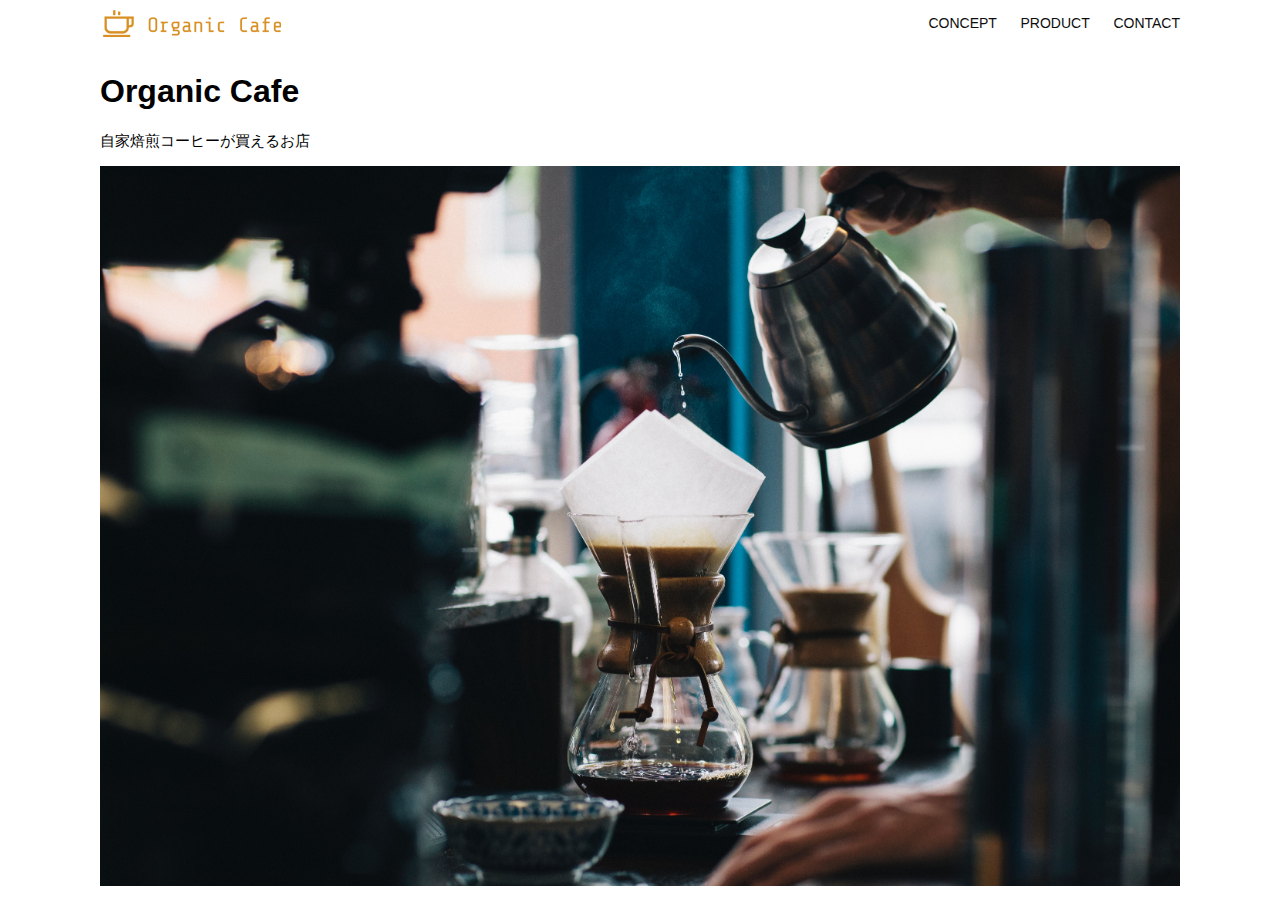
<file: html-css-kadai_013/index.html>
<!DOCTYPE html>
<html>
  <head>
    <title>Organic Cafe</title>
    <meta charset="UTF-8" />
    <meta
      name="description"
      content="自家焙煎のコーヒーがお家で楽しめるOrganic Cafe"
    />
    <meta name="viewport" content="width=device-width, initial-scale=1.0" />
    <link rel="stylesheet" href="style.css" />
  </head>
  <body>
    <!-- ヘッダー -->
    <header>
      <!-- ロゴ -->
      <a href="index.html" id="logo"
        ><img src="images/logo.png" alt="トップページに戻る"
      /></a>

      <!-- PC用ナビゲーション -->
      <nav id="nav-pc">
        <a href="index.html#concept">CONCEPT</a>
        <a href="index.html#product">PRODUCT</a>
        <a href="index.html#contact">CONTACT</a>
      </nav>

      <!-- スマートフォン用メニューボタン -->
      <img id="menu-sp" src="images/button-menu.png" alt="ナビゲーションを開く" onclick="document.getElementById('nav-sp').style.display = 'block'">

      <!-- スマートフォン用ナビゲーション -->
      <nav id="nav-sp">
        <img id="close" src="images/button-close.png" alt="ナビゲーションを閉じる" onclick="document.getElementById('nav-sp').style.display = 'none'">
        <a id="logo-sp" href="index.html" onclick="document.getElementById('nav-sp').style.display = 'none'"><img src="images/logo-sp.png" alt="トップページに戻る"></a>
        <a class="menu" href="index.html#concept" onclick="document.getElementById('nav-sp').style.display = 'none'">CONCEPT</a>
        <a class="menu" href="index.html#product" onclick="document.getElementById('nav-sp').style.display = 'none'">PRODUCT</a>
        <a class="menu" href="index.html#contact" onclick="document.getElementById('nav-sp').style.display = 'none'">CONTACT</a>
      </nav>

    </header>
    <main>
      <article>
        <!-- メインビジュアル -->
        <section id="main-visual">
          <div id="main-message">
            <h1>Organic Cafe</h1>
            <p>自家焙煎コーヒーが買えるお店</p>
          </div>
          <img
            src="images/main-image.jpg"
            alt="コーヒーをハンドドリップで淹れる画像"
          />
        </section>
      </article>
    </main>
  </body>
</html>
</file>
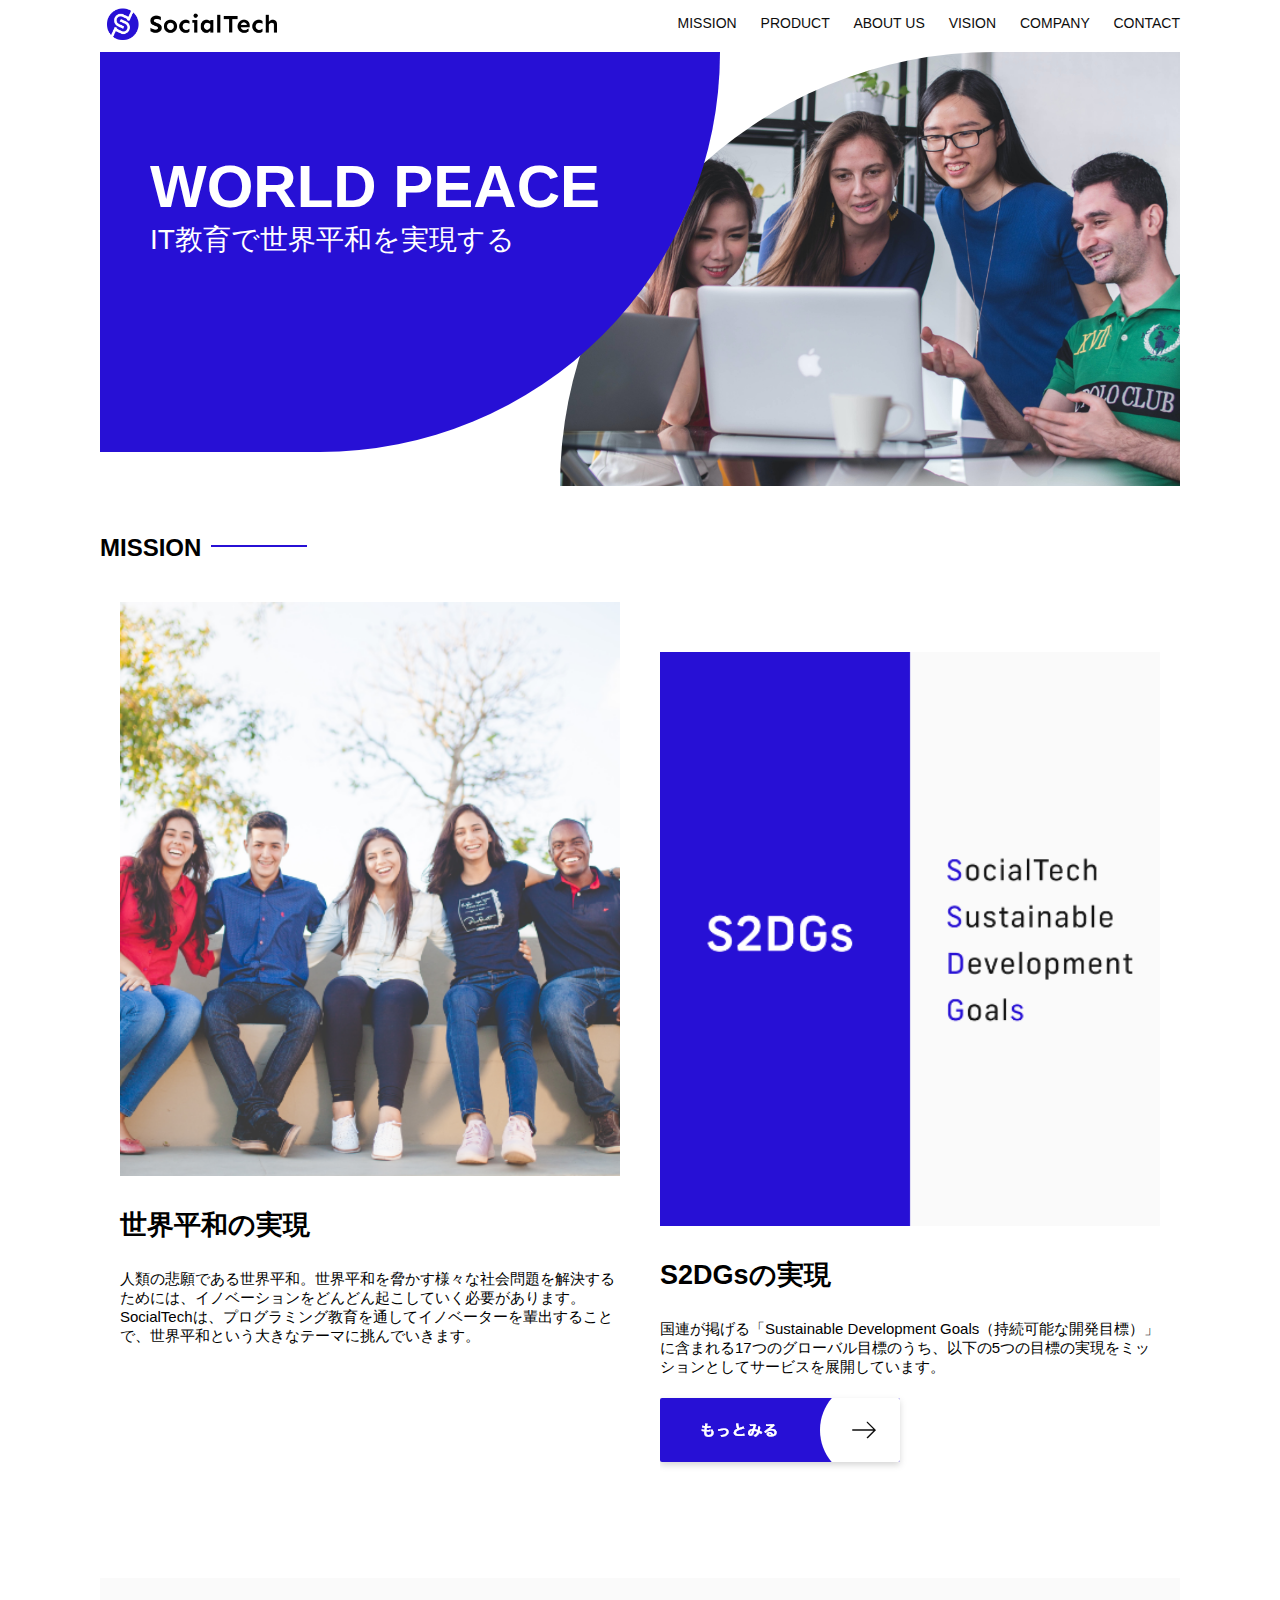
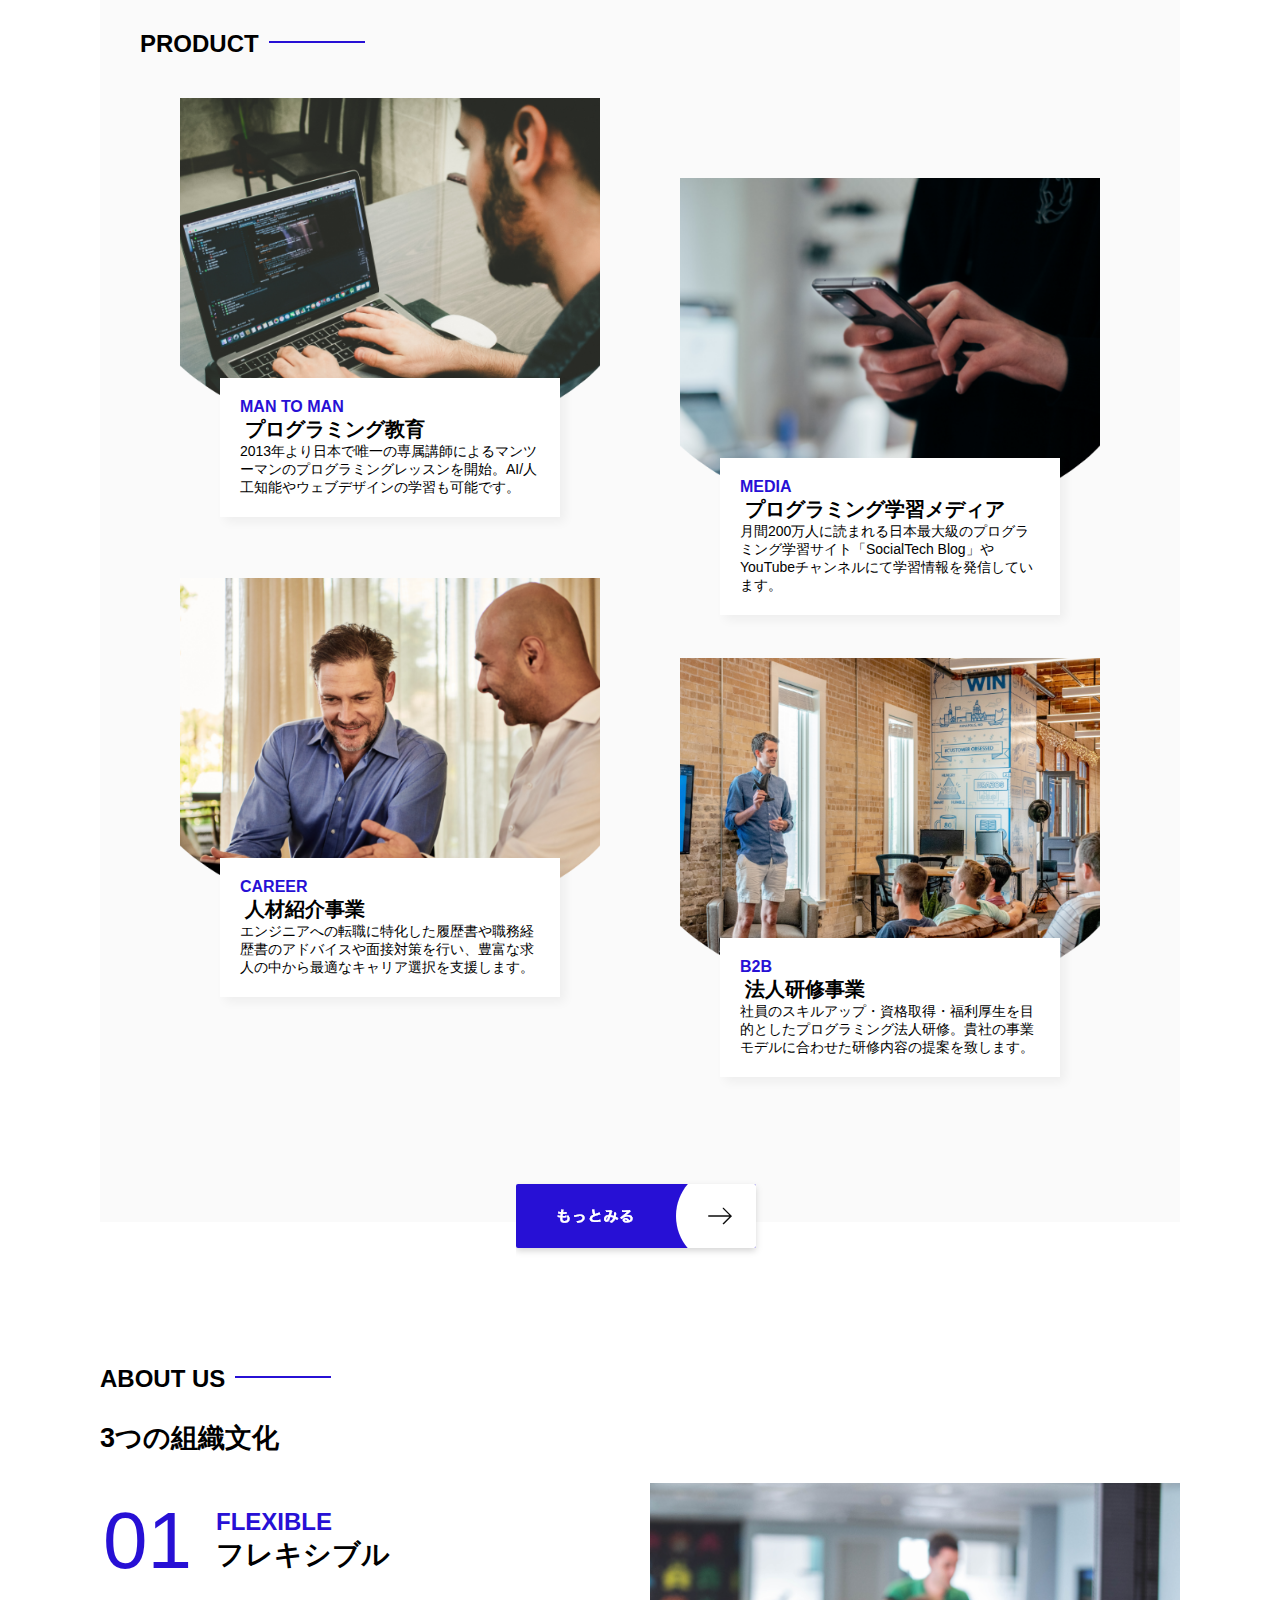
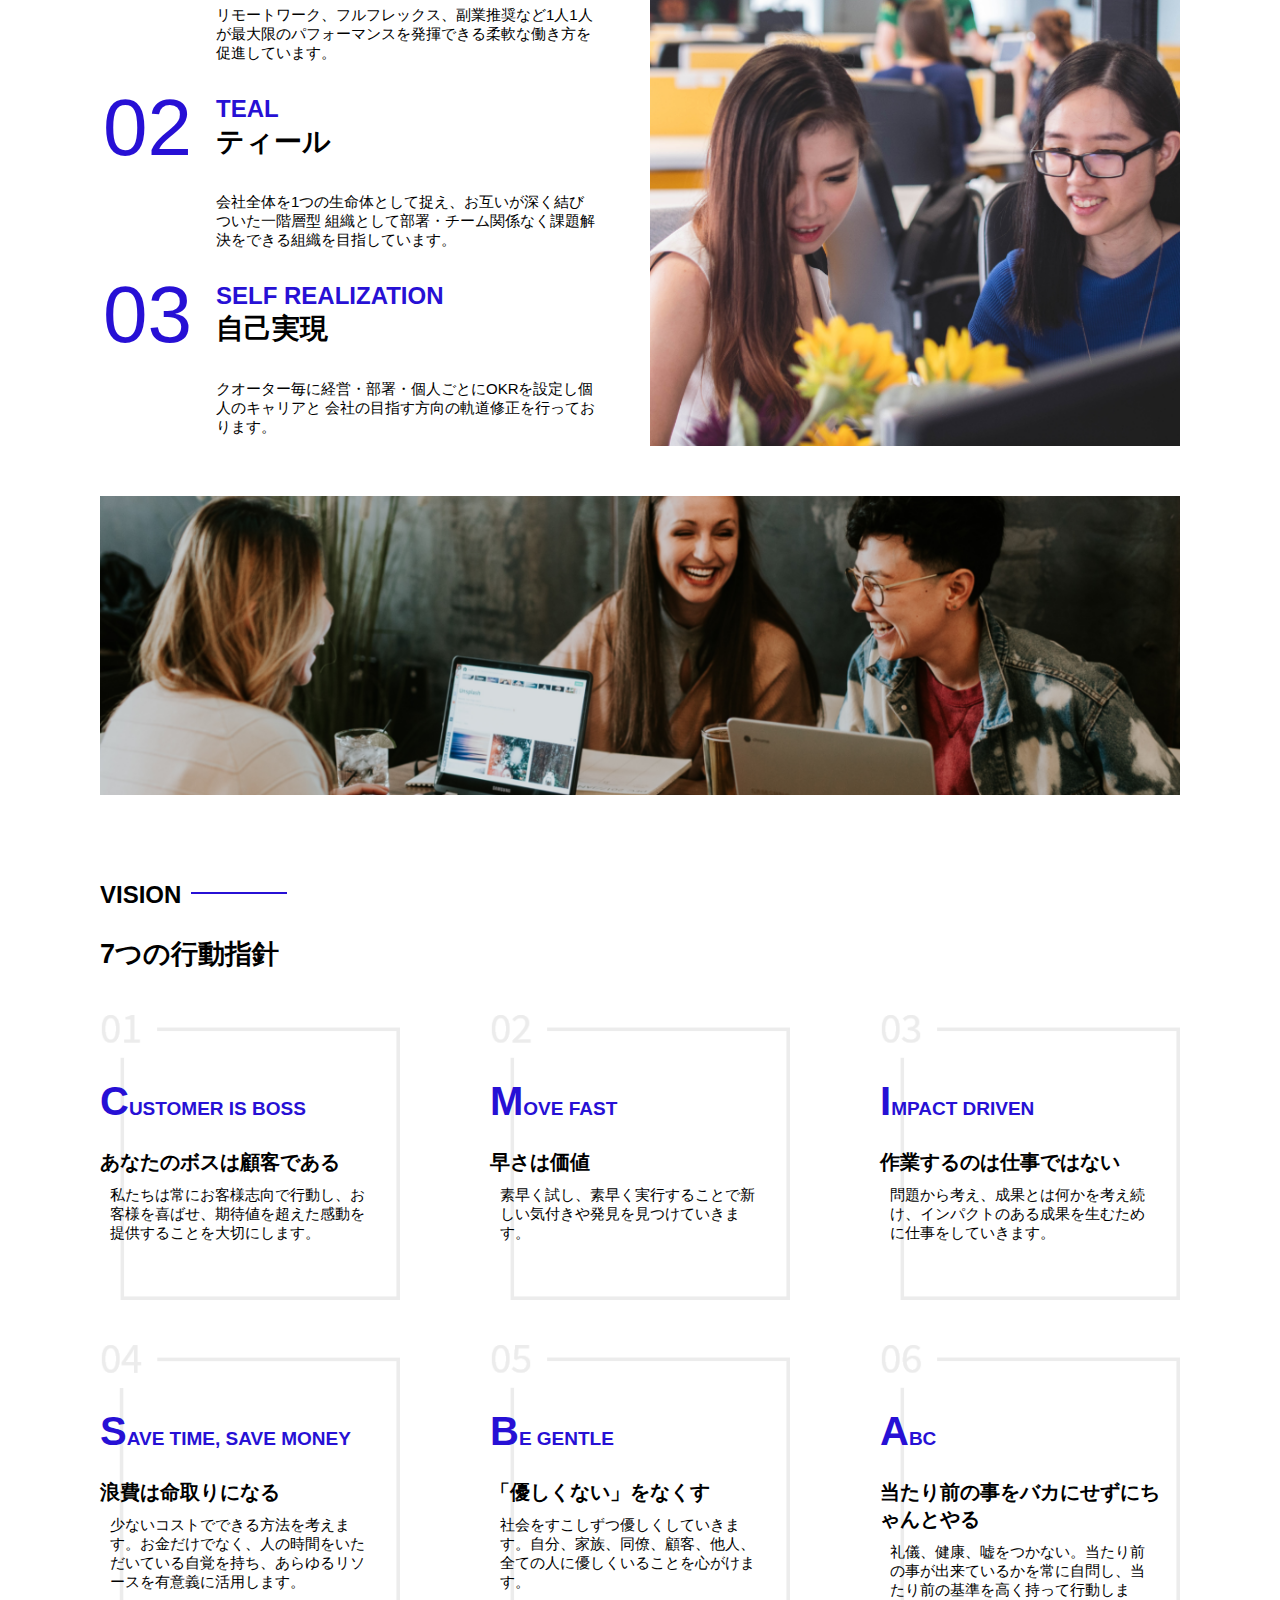
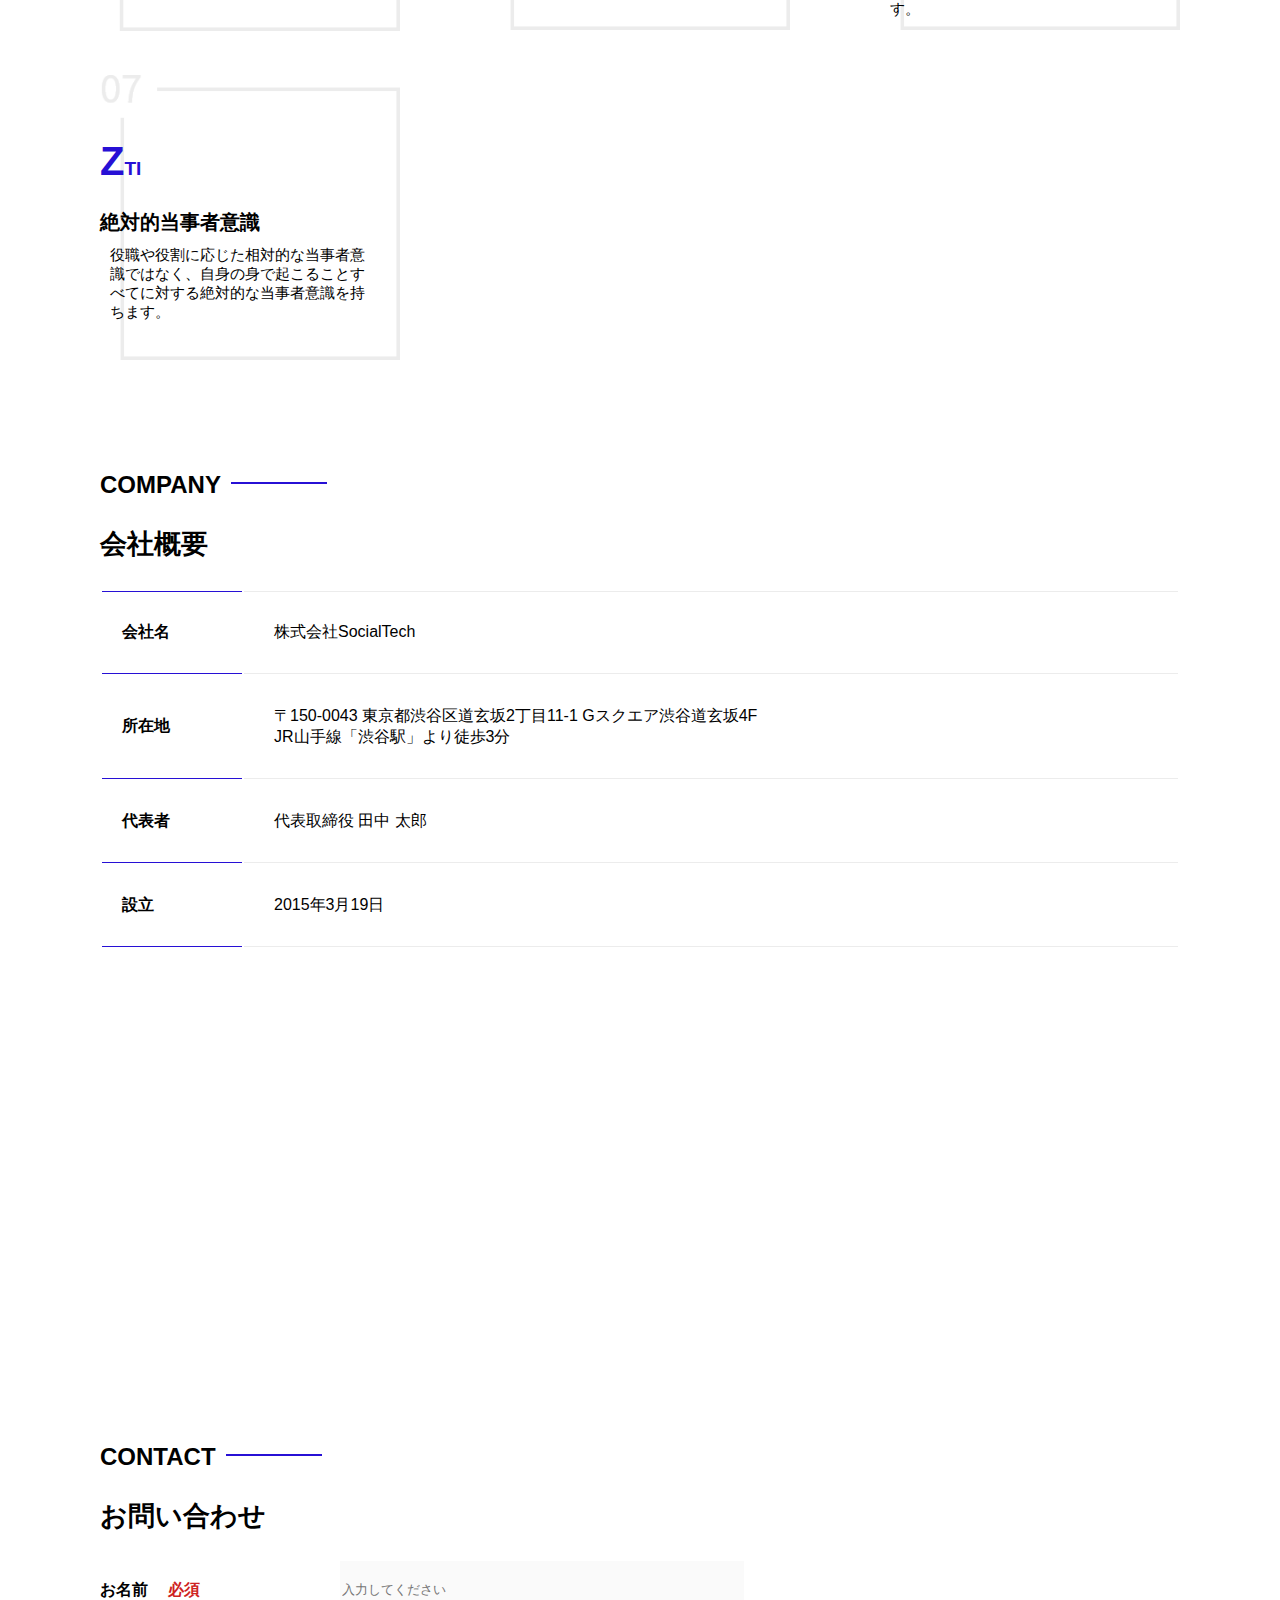
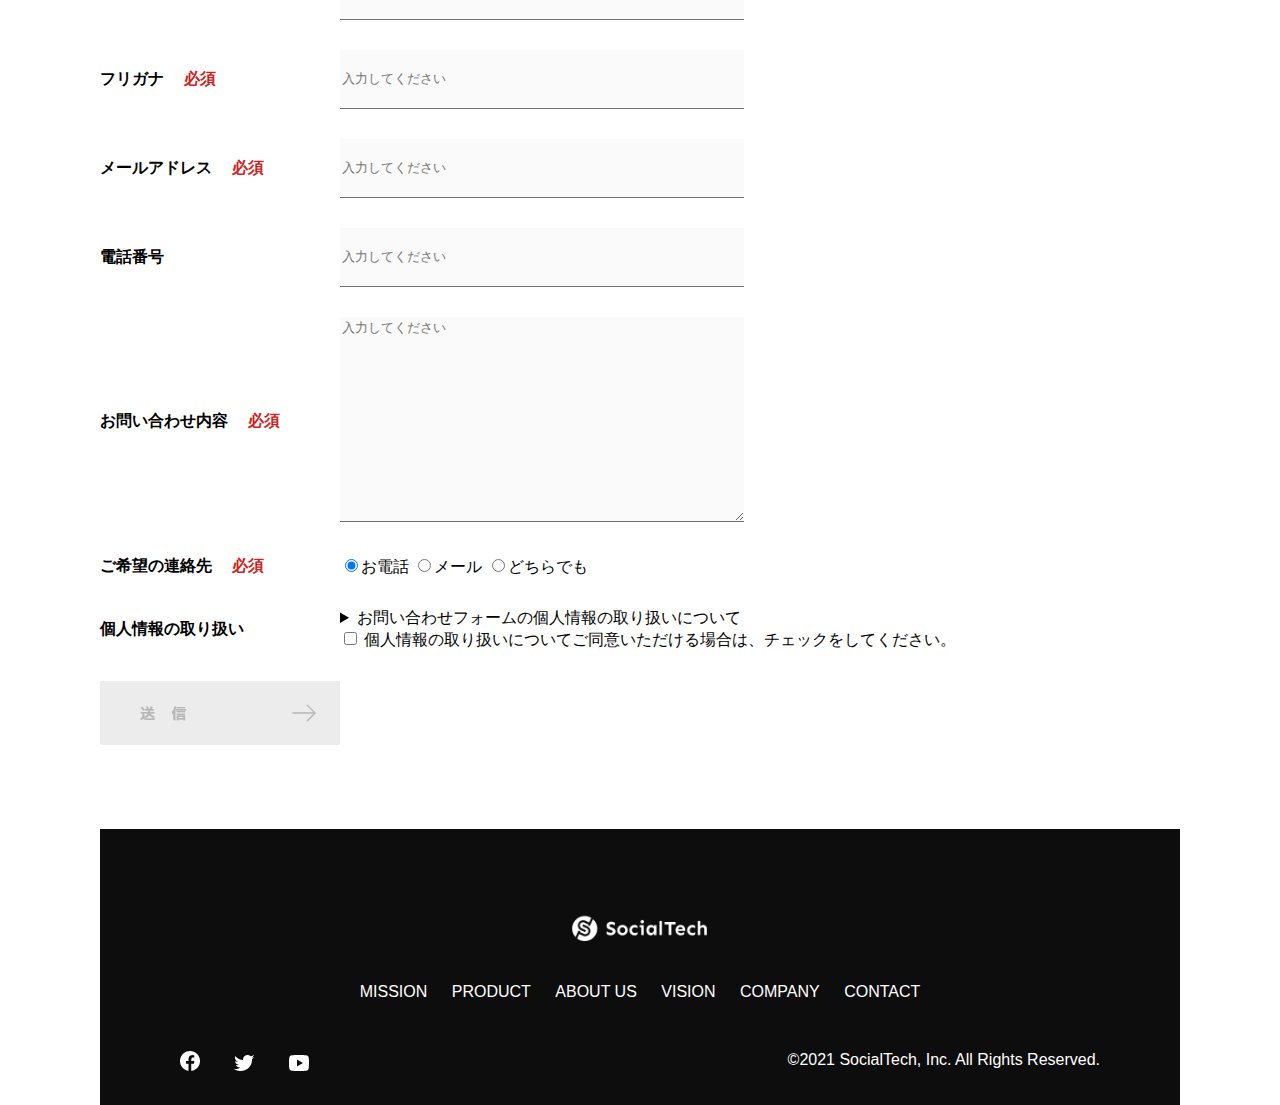
<file: kadai_tutorial_output/index.html>
<!DOCTYPE html>
<html>
  <head>
   <title>SocialTech</title>
   <meta charset="utf-8">
   <meta name="description" content="SocialTechはEdTech業界のリーディングカンパニーを目指します。">
   <meta name="viewport" content="width=device-width, initial-scale=1.0">
   <link rel="stylesheet" href="style.css">

  </head>
  <body>
   <!-- ヘッダー -->
   <header>
    <!-- ロゴ　-->
    <a href="index.html" id="logo"><img src="images/logo.png" alt="トップページに戻る"></a>

    <!-- PC用ナビゲーション -->
    <nav id="nav-pc">
      <a href="mission.html">MISSION</a>
      <a href="product.html">PRODUCT</a>
      <a href="index.html#aboutus">ABOUT US</a>
      <a href="index.html#vision">VISION</a>
      <a href="index.htmlcompany">COMPANY</a>
      <a href="index.html#contact">CONTACT</a>
    </nav>
    <!-- スマホ用メニューボタン -->
    <img id="menu-sp" src="images/button-menu.png" alt="ナビゲーションを開く" onclick="document.getElementById('nav-sp').style.display = 'block'">
    <!-- スマホ用ナビゲーション -->
    <nav id="nav-sp">
      <img id="close" src="images/button-close.png" alt="ナビゲーションを閉じる" onclick="document.getElementById('nav-sp').style.display = 'none'">
      <a id="logo-sp" href="index.html" onclick="document.getElementById('nav-sp').style.display = 'none'"><img src="images/logo-sp.png" alt="トップページに戻る"></a>
      <a class="menu" href="mission.html" onclick="ocument.getElementById('nav-sp').style.display = 'none'">MISSION</a>
      <a class="menu" href="product.html" onclick="document.getElementById('nav-sp').style.display = 'none'">PRODUCT</a>
      <a class="menu" href="index.html#aboutus" onclick="document.getElementById('nav-sp').style.display = 'none'">ABOUT US</a>
      <a class="menu" href="index.html#vision" onclick="document.getElementById('nav-sp').style.display = 'none'">VISION</a>
      <a class="menu" href="index.html#company" onclick="document.getElementById('nav-sp').style.display = 'none'">COMPANY</a>
      <a class="menu" href="index.html#contact" onclick="document.getElementById('nav-sp').style.display = 'none'">CONTACT</a>
      <div id="sns">
        <a href="https://www.facebook.com/sejuku2013"><img src="images/button-facebook.png" alt="Facebookのリンク"></a>
         <a href="https://twitter.com/samuraijuku"><img src="images/button-twitter.png" alt="Twitterのリンク"></a>
         <a href="https://www.youtube.com/channel/UCCFOQO5aDK0xXam4cUQXT8g"><img src="images/button-youtube.png" alt="YouTubeのリンク"></a>
      </div>
    </nav>
    </nav>
  </header>
  <main>
    <article>
      <!-- メインビジュアル -->
     <section id="main-visual">
      <div id="main-massage">
        <h1>WORLD PEACE</h1>
        <p>IT教育で世界平和を実現する</p>
      </div>
      <img src="images/index/index-main.png" alt="PCの周りに集まる多国籍の仲間たち">
     </section>
     <!-- ミッション -->
     <section id="mission">
      <h2 class="index-h2">MISSION</h2>
      <div id="mission-flex">
        <div> 
          <img id="mission-photo" src="images/index/index-mission.png" alt="屋外のベンチで写真を撮影する多国籍の仲間たち">
          <h3>世界平和の実現</h3>
          <p>人類の悲願である世界平和。世界平和を脅かす様々な社会問題を解決するためには、イノベーションをどんどん起こしていく必要があります。SocialTechは、プログラミング教育を通してイノベーターを輩出することで、世界平和という大きなテーマに挑んでいきます。
          </p>
        </div>
        <div>
          <img id="s2dgs" src="images/index/s2dgs.png" alt="S2DGS">
          <h3>S2DGsの実現</h3>
          <p>国連が掲げる「Sustainable Development Goals（持続可能な開発目標）」に含まれる17つのグローバル目標のうち、以下の5つの目標の実現をミッションとしてサービスを展開しています。</p>
          <a href="mission.html">
            <img src="images/button-more.png" alt="もっとみる">
          </a>
        </div>
      </div>
     </section>
     <!-- プロダクト -->
     <section id="product">
      <h2 class="index-h2">PRODUCT</h2>
      <div>
        <div id="product-left">
          <div>
            <img class="product-photo" src="images/index/index-mantoman.png" alt="PCでコードを書く男性">
            <div class="product-explain">
              <span>MAN TO MAN</span>
              <h3>プログラミング教育</h3>
              <p>2013年より日本で唯一の専属講師によるマンツーマンのプログラミングレッスンを開始。AI/人工知能やウェブデザインの学習も可能です。</p>
            </div>
          </div>
          <div>
            <img class="product-photo" src="images/index/index-career.png" alt="笑顔で話し合う2人の男性">
            <div class="product-explain">
            <span>CAREER</span>
            <h3>人材紹介事業</h3>
            <p>エンジニアへの転職に特化した履歴書や職務経歴書のアドバイスや面接対策を行い、豊富な求人の中から最適なキャリア選択を支援します。</p>
            </div>
          </div>
        </div>
        <div id="product-right">
          <div>
            <img class="product-photo" src="images/index/index-media.png" alt="スマートフォンを操作する人">
            <div class="product-explain">
              <span>MEDIA</span>
              <h3>プログラミング学習メディア</h3>
              <p>月間200万人に読まれる日本最大級のプログラミング学習サイト「SocialTech Blog」やYouTubeチャンネルにて学習情報を発信しています。</p>
            </div>
          </div>
          <div>
           <img class="product-photo" src="images/index/index-b2b.png" alt="講演中の男性とそれを聴く人々">
           <div class="product-explain">
            <span>B2B</span>
            <h3>法人研修事業</h3>
            <p>社員のスキルアップ・資格取得・福利厚生を目的としたプログラミング法人研修。貴社の事業モデルに合わせた研修内容の提案を致します。</p>
           </div> 
          </div>
        </div>
      </div>
      <div>
        <a id="product-more" href="product.html">
          <img src="images/button-more.png" alt="もっとみる">
        </a>
      </div>
     </section>
     <!-- ABOUT　US-->
　　　<section id="aboutus">
  <h2 class="index-h2">ABOUT US</h2>
  <h3>3つの組織文化</h3>
  <div>
    <table class="culture-table">
      <tr>
        <td>
          <span class="culture-num">01</span>
        </td>
        <td>
          <span class="culture-en">FLEXIBLE</span>
          <span class="culture-jp">フレキシブル</span>
        </td>
      </tr>
      <tr>
        <td>
          <!--空のセル-->
        </td>
        <td>
          <p class="culture-description">
            リモートワーク、フルフレックス、副業推奨など1人1人が最大限のパフォーマンスを発揮できる柔軟な働き方を促進しています。
          </p>
        </td>
      </tr>
      <tr>
        <td>
          <span class="culture-num">02</span>
        </td>
        <td>
          <span class="culture-en">TEAL</span>
          <span class="culture-jp">ティール</span>
        </td>
      </tr>
      <tr>
        <td>
          <!--空のセル-->
        </td>
        <td>
          <p class="culture-description">
            会社全体を1つの生命体として捉え、お互いが深く結びついた一階層型
            組織として部署・チーム関係なく課題解決をできる組織を目指しています。
          </p>
        </td>
      </tr>
      <tr>
        <td>
          <span class="culture-num">03</span>
        </td>
        <td>
          <span class="culture-en">SELF REALIZATION</span>
          <span class="culture-jp">自己実現</span>
        </td>
      </tr>
      <tr>
        <td>
          <!--空のセル-->
        </td>
        <td>
          <p class="culture-description">
            クオーター毎に経営・部署・個人ごとにOKRを設定し個人のキャリアと
            会社の目指す方向の軌道修正を行っております。
          </p>
        </td>
      </tr>
    </table>
    <img class="culture-img" src="images/index/index-aboutus1.png" alt="笑顔で話し合う2人の女性">
  </div>
    <img class="culture-img2" src="images/index/index-aboutus2.png" alt="笑顔で話し合う3人の男女">
</section>
<!-- VISION -->
<section id="vision">
  <h2 class="index-h2">VISION</h2>
  <h3>7つの行動指針</h3>
  <div>
    <div class="vision-box">
      <img src="images/index/vision-01.png" alt="01">
      <span>
        <h4>CUSTOMER IS BOSS</h4>
        <h5>あなたのボスは顧客である</h5>
        <p>私たちは常にお客様志向で行動し、お客様を喜ばせ、期待値を超えた感動を提供することを大切にします。</p>
      </span>
    </div>
    <div class="vision-box">
      <img src="images/index/vision-02.png" alt="02">
      <span>
        <h4>MOVE FAST</h4>
        <h5>早さは価値</h5>
        <p>素早く試し、素早く実行することで新しい気付きや発見を見つけていきます。</p>
      </span>
    </div>
    <div class="vision-box">
      <img src="images/index/vision-03.png" alt="03">
      <span>
        <h4>IMPACT DRIVEN</h4>
        <h5>作業するのは仕事ではない</h5>
        <p>問題から考え、成果とは何かを考え続け、インパクトのある成果を生むために仕事をしていきます。</p>
      </span>
    </div>
    <div class="vision-box">
      <img src="images/index//vision-04.png" alt="04">
      <span>
        <h4>SAVE TIME, SAVE MONEY</h4>
        <h5>浪費は命取りになる</h5>
        <p>少ないコストでできる方法を考えます。お金だけでなく、人の時間をいただいている自覚を持ち、あらゆるリソースを有意義に活用します。</p>
      </span>
    </div>
    <div class="vision-box">
      <img src="images/index/vision-05.png" alt="05">
      <span>
        <h4>BE GENTLE</h4>
        <h5>「優しくない」をなくす</h5>
        <p>社会をすこしずつ優しくしていきます。自分、家族、同僚、顧客、他人、全ての人に優しくいることを心がけます。</p>
      </span>
    </div>
    <div class="vision-box">
      <img src="images/index/vision-06.png" alt="06">
      <span>
        <h4>ABC</h4>
        <h5>当たり前の事をバカにせずにちゃんとやる</h5>
        <p>礼儀、健康、嘘をつかない。当たり前の事が出来ているかを常に自問し、当たり前の基準を高く持って行動します。</p>
      </span>
    </div>
    <div class="vision-box">
      <img src="images/index/vision-07.png" alt="07">
      <span>
        <h4>ZTI</h4>
        <h5>絶対的当事者意識</h5>
        <p>役職や役割に応じた相対的な当事者意識ではなく、自身の身で起こることすべてに対する絶対的な当事者意識を持ちます。</p>
      </span>
    </div>
  </div>
</section>
<!-- COMPANY-->
<section id="company">
  <h2 class="index-h2">COMPANY</h2>
  <h3>会社概要</h3>
  <table id="company-table">
    <tr>
      <th class="tableheader-first">会社名</th>
      <td class="cell-first">株式会社SocialTech</td>
    </tr>
    <tr>
      <th class="tableheader">所在地</th>
      <td class="cell">〒150-0043 東京都渋谷区道玄坂2丁目11-1 Gスクエア渋谷道玄坂4F<br>JR山手線「渋谷駅」より徒歩3分</td>
    </tr>
    <tr>
      <th class="tableheader">代表者</th>
      <td class="cell">代表取締役 田中 太郎</td>
    </tr>
    <tr>
      <th class="tableheader">設立</th>
      <td class="cell">2015年3月19日</td>
    </tr>
  </table>
  <iframe src="https://www.google.com/maps/embed?pb=!1m18!1m12!1m3!1d3241.7761306151356!2d139.6961907!3d35.6578869!2m3!1f0!2f0!3f0!3m2!1i1024!2i768!4f13.1!3m3!1m2!1s0x60188b55ffeee63f%3A0x73330361de4fb84f!2z44CSMTUwLTAwNDMg5p2x5Lqs6YO95riL6LC35Yy66YGT546E5Z2C77yS5LiB55uu77yR77yR4oiSMSBHIDRm!5e0!3m2!1sja!2sjp!4v1697071140330!5m2!1sja!2sjp" width="600" height="450" style="border:0;" allowfullscreen="" loading="lazy" referrerpolicy="no-referrer-when-downgrade">
  </iframe>
</section>
<!-- お問い合わせフォーム -->
<section id="contact">
  <h2 class="index-h2">CONTACT</h2>
  <h3>お問い合わせ</h3>
  <!-- STATIC FORMSのフォームタグ -->
  <form action="https://api.staticforms.xyz/submit" method="post">
    <input type="text" name="honeypot" style="display:none">
    <!-- STATIC FORMSのアクセスキー -->
    <input type="hidden" name="accessKey" value="ea6bb889-ff51-4679-8e5f-fd3335a40bfd">
    <!--メールのタイトル-->
    <input type="hidden" name="subject" value="お問い合わせフォーム" />
    <!--送信先のメールアドレスをvalueに設定する-->
    <input type="hidden" name="replyTo" value="mayu101129@gmail.com">
    <!--redirectToのURLは公開後のURLへリンクする-->
    <input type="hidden" name="redirectTo" value="">
    <div>
      <div class="contact-heading">
        <lavel class="contact-label">お名前<span class="contact-span">必須</span></lavel>
      </div>
      <div>
        <input type="text" name="name" placeholder="入力してください" class="contact-textbox">
      </div>
    </div>
    <div>
      <div class="contact-heading">
        <lavel class="contact-label">フリガナ<span class="contact-span">必須</span></lavel>
      </div>
      <div>
        <input type="text" name="hurigana" placeholder="入力してください" class="contact-textbox">
      </div>
    </div>
    <div>
      <div class="contact-heading">
        <lavel class="contact-label">メールアドレス<span class="contact-span">必須</span></lavel>
      </div>
      <div>
        <input type="text" name="email" placeholder="入力してください" class="contact-textbox">
      </div>
    </div>
    <div>
      <div class="contact-heading">
        <label class="contact-label">電話番号</label>
      </div>
      <div>
        <input type="text" name="tel" placeholder="入力してください" class="contact-textbox">
      </div>
    </div>
    <div>
      <div class="contact-heading">
        <lavel class="contact-label">お問い合わせ内容<span class="contact-span">必須</span></lavel>
      </div>
      <div>
        <textarea class="contact-textarea" placeholder="入力してください" name="message"></textarea>
      </div>
    </div>
    <div>
      <div class="contact-heading">
        <label class="contact-label">ご希望の連絡先<span class="contact-span">必須</span></label>
      </div>
      <div>
        <input class="radiobutton" type="radio" value="tel" name="contact" checked><label>お電話</label>
        <input class="radiobutton" type="radio" value="tel" name="contact" ><label>メール</label>
        <input class="radiobutton" type="radio" value="tel" name="contact" ><label>どちらでも</label>
      </div>
    </div>
    <div>
      <div class="contact-heading">
        <label class="contact-label">個人情報の取り扱い</label>
      </div>
      <div>
        <details>
          <summary>お問い合わせフォームの個人情報の取り扱いについて</summary>
          <div>
            <span>１．組織の名称又は氏名</span><br>
            株式会社SocialTech<br><br>
            <span>２．個人情報保護管理者（若しくはその代理人）の氏名又は職名、所属及び連絡先
              鈴木 一郎 コーポレート部</span><br>
            メールアドレス：support@socialtech.net<br>
            TEL：03-xxxx-xxxx<br>
            <span>３．個人情報の利用目的</span><br>
            ・本サービス及び本サービスに関連する情報の提供又はそれらに関する連絡のため<br>
            ・ユーザーの本人確認のため<br>
            ・当社サービスのご案内のため<br>
            ・当社の商品等の広告または宣伝（電子メールによるものを含むものとします。）<br><br>
            <span>４．個人情報の取り扱い業務の委託</span><br>
            個人情報の取扱業務の全部または一部を外部に業務委託する場合があります。<br>
            その際、弊社は、個人情報を適切に保護できる管理体制を敷き実行していることを条件として<br>
            委託先を厳選したうえで、機密保持契約を委託先と締結し、お客様の個人情報を厳密に管理させます。<br><br>
            <span>５．個人情報の開示等の請求</span><br>
            お客様は、弊社に対してご自身の個人情報の開示等（利用目的の通知、開示、内容の訂正・追加・削除、利用の停止または消去、第三者への提供の停止）に関して、当社問合わせ窓口に申し出ることができます。<br>
            その際、弊社はお客様ご本人を確認させていただいたうえで、合理的な期間内に対応いたします。<br><br>
            なお、個人情報に関する弊社問合わせ先は、次の通りです。<br><br>
            株式会社SocialTech　個人情報問合せ窓口<br>
            〒150-0043　東京都渋谷区道玄坂2丁目11-1 Ｇスクエア渋谷道玄坂 4F<br>
            メールアドレス：support@socialtech.net　TEL：03-xxxx-xxxx<br><br>
            <span>６．個人情報を提供されることの任意性について</span><br><br>
            お客様がご自身の個人情報を弊社に提供されるか否かは、お客様のご判断によりますが、もしご提供されない場合には、適切なサービスが提供できない場合がありますので予めご了承ください。
          </div>
        </details>
        <input type="checkbox" name="agree">
        <span>個人情報の取り扱いについてご同意いただける場合は、チェックをしてください。</span>
      </div>
    </div>
    <input type="image" src="images/button-submit.png" alt="送信する">
  </form>
</section>
    </article>
    <footer>
      <div id="footer-logo">
        <img src="images/logo-sp.png" alt="SocialTech">
      </div>
      <div id="footer-link">
        <a href="mission.html">MISSION</a>
        <a href="product.html">PRODUCT</a>
        <a href="index.html#aboutus">ABOUT US</a>
        <a href="index.html#vision">VISION</a>
        <a href="index.html#company">COMPANY</a>
        <a href="index.html#contact">CONTACT</a>
      </div>
      <div id="sns-footer">
        <a href="https://www.facebook.com/sejuku2013"><img src="images/button-facebook.png" alt="Facebookのリンク"></a>
        <a href="https://twitter.com/samuraijuku"><img src="images/button-twitter.png" alt="Twitterのリンク"></a>
        <a href="https://www.youtube.com/channel/UCCFOQO5aDK0xXam4cUQXT8g"><img src="images/button-youtube.png" alt="YouTubeのリンク"></a>
        <span id="copyright">&copy;2021 SocialTech, Inc. All Rights Reserved.</span>
      </div>
    </footer>
  </main>
  </body>
</html>
</file>
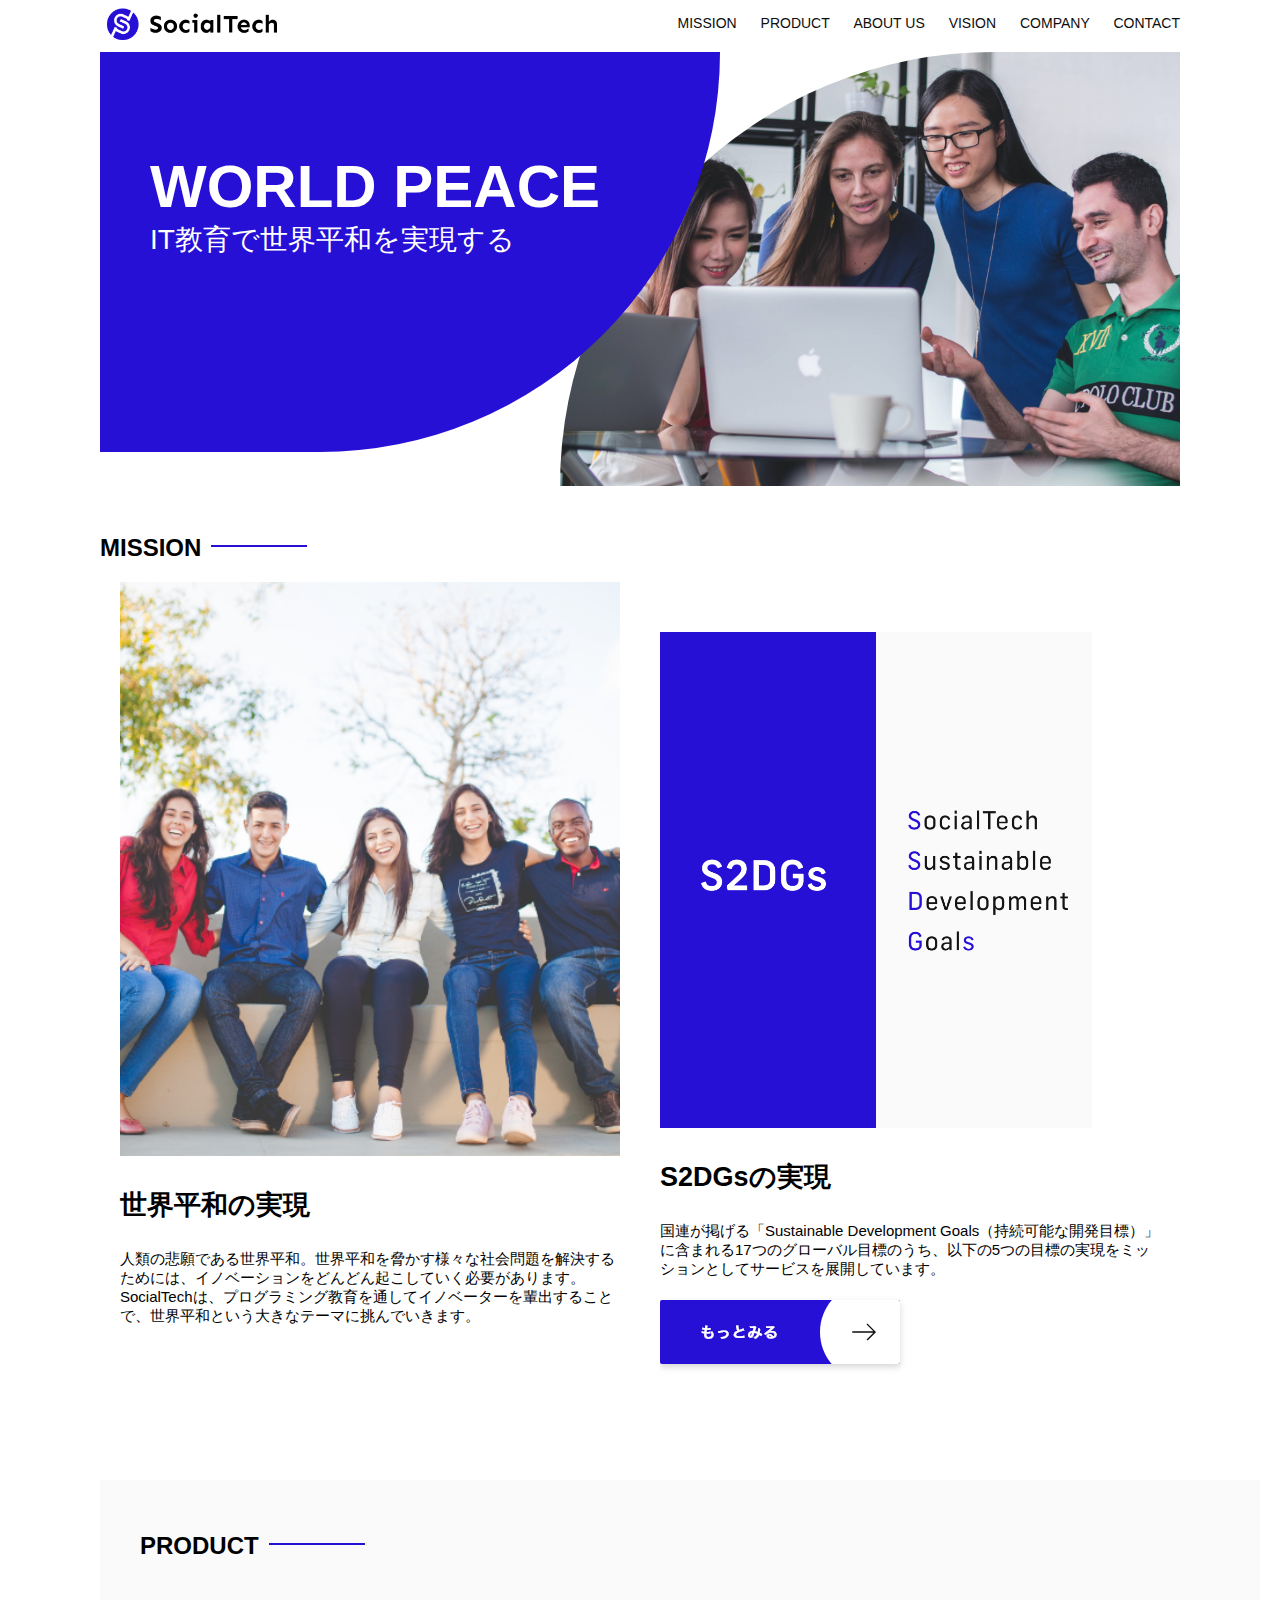
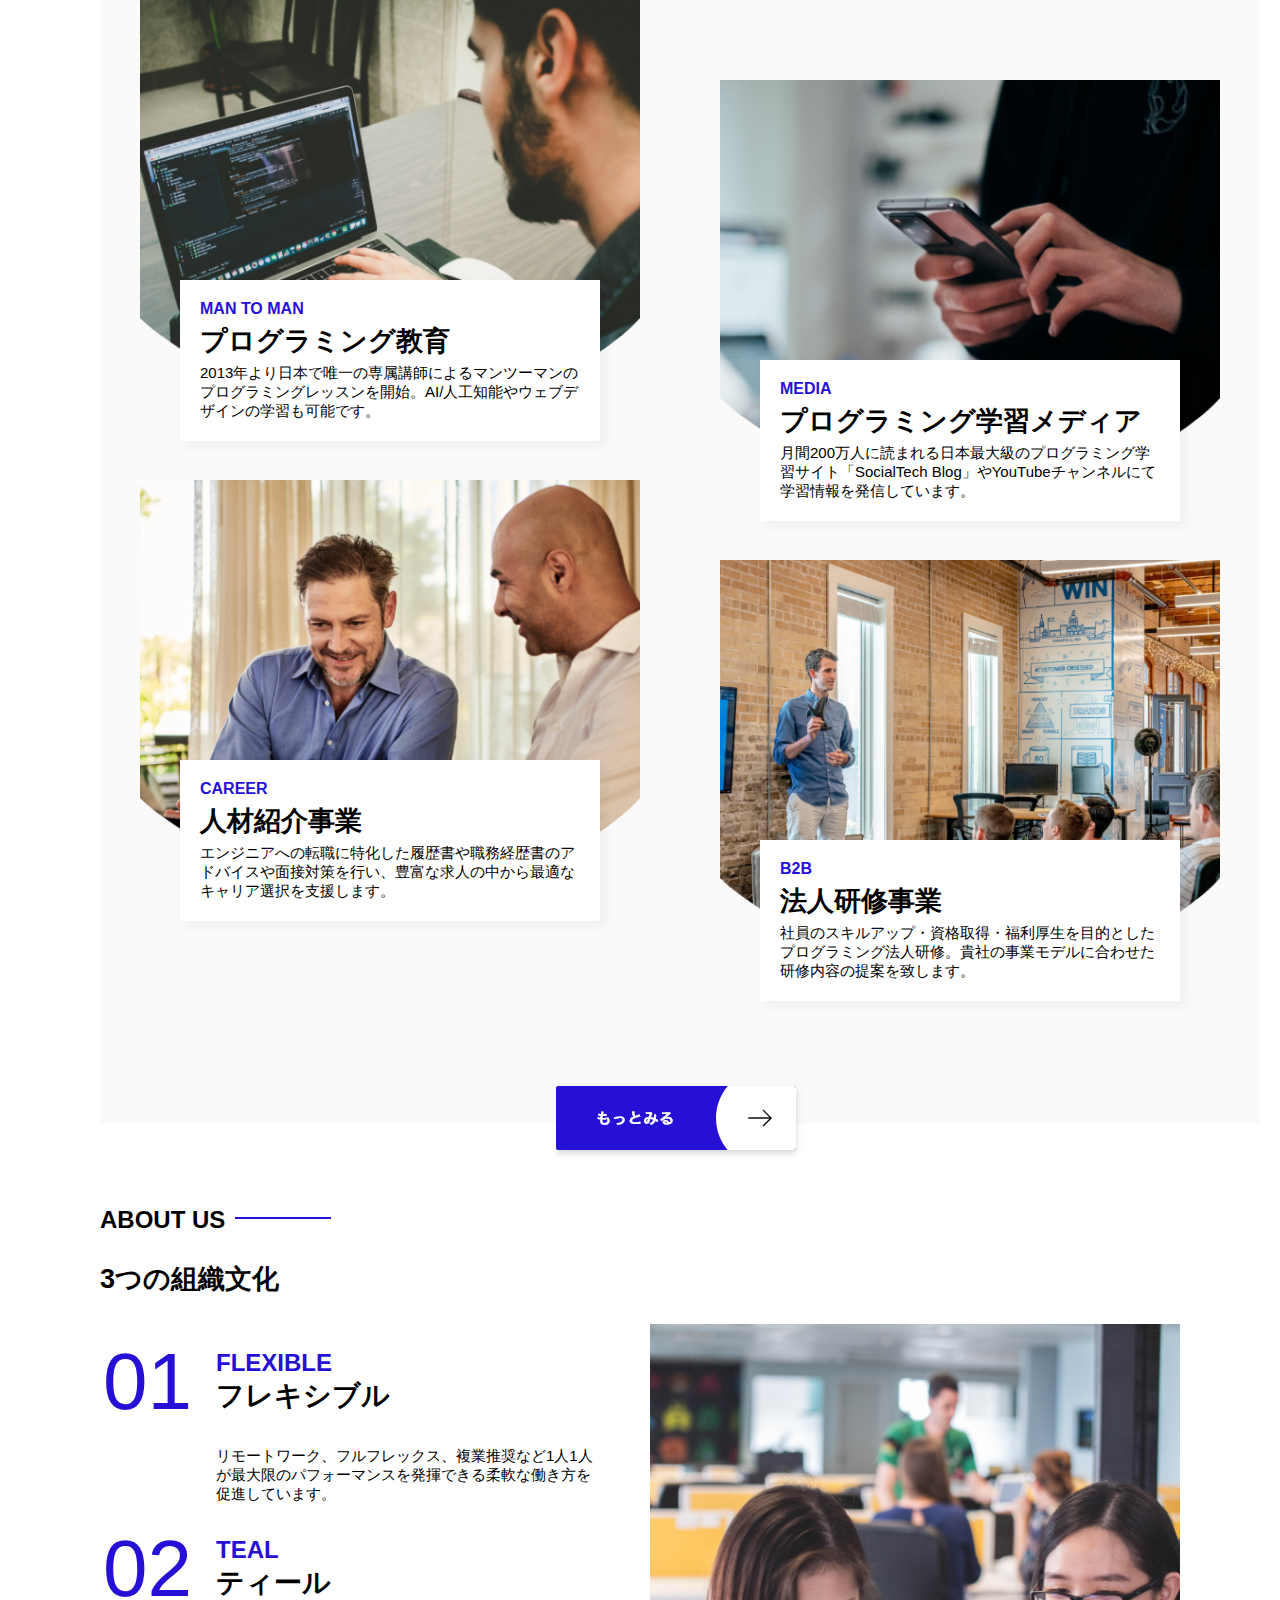
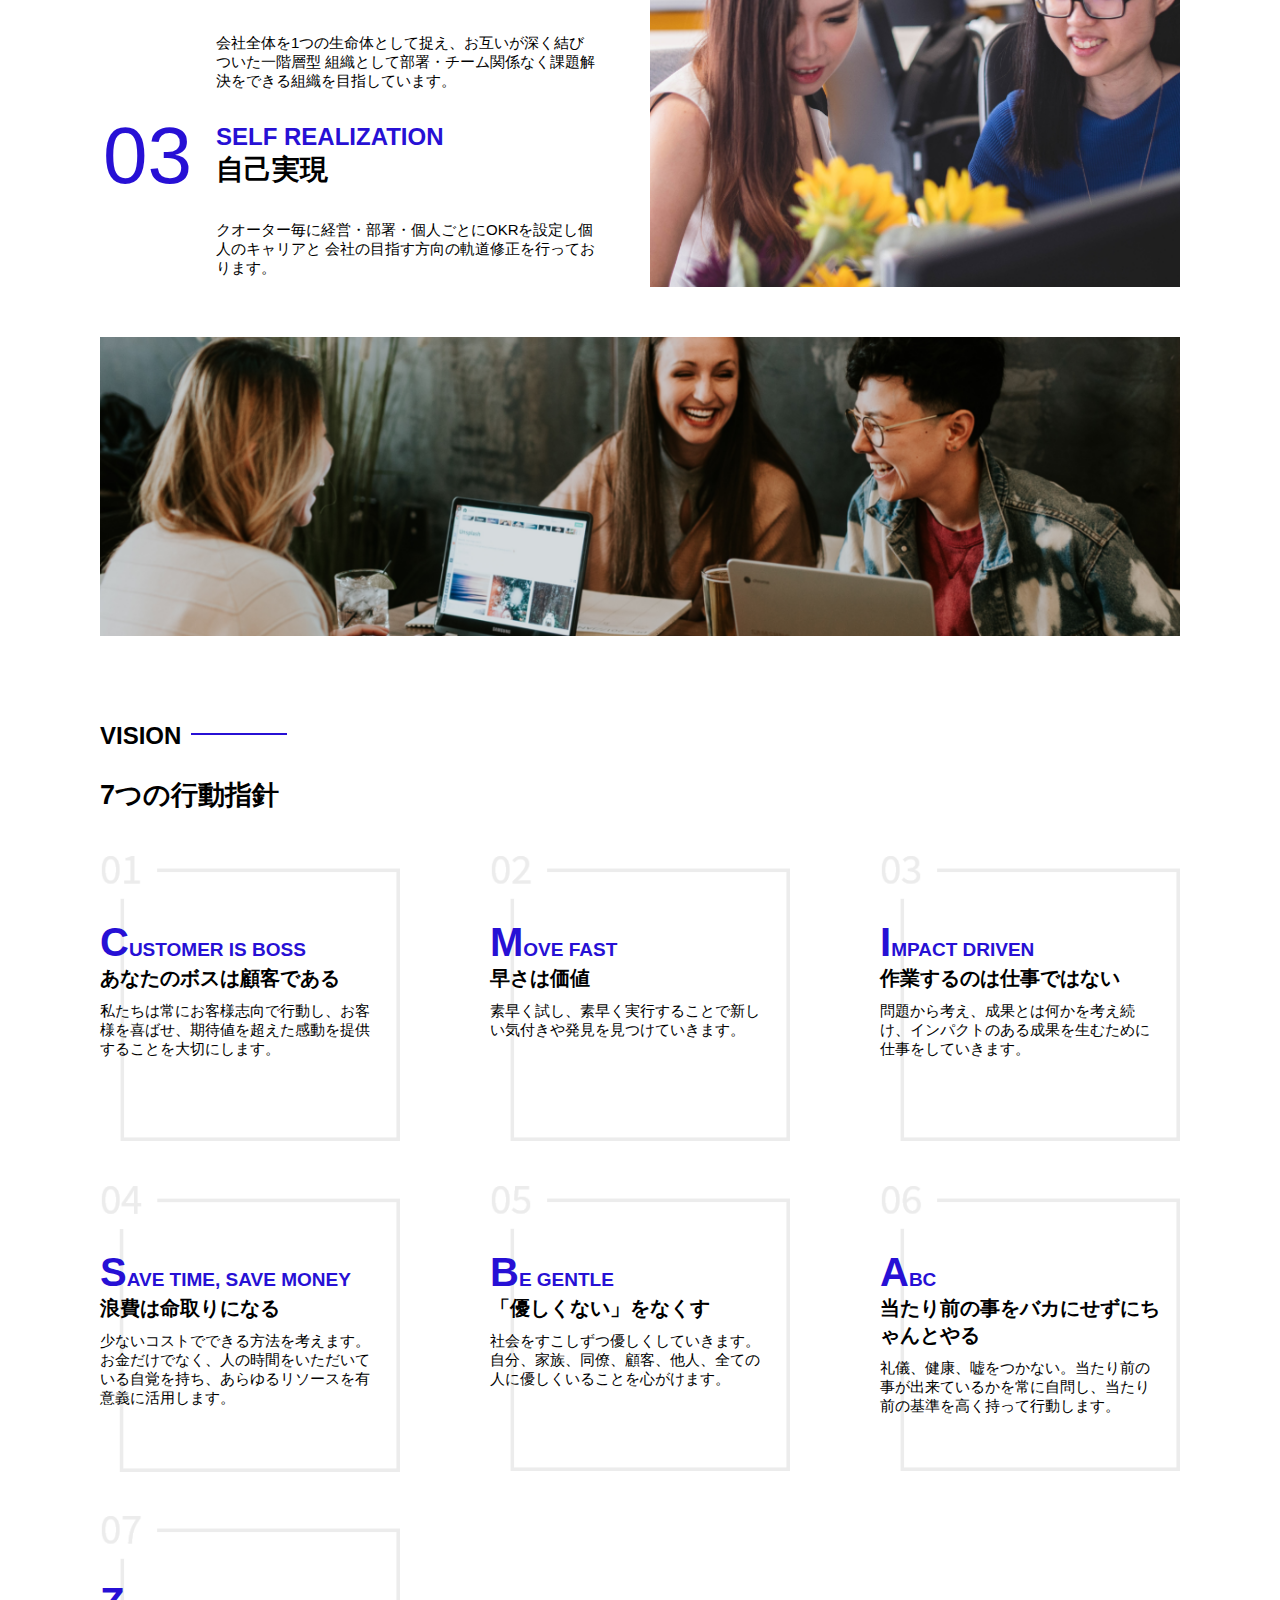
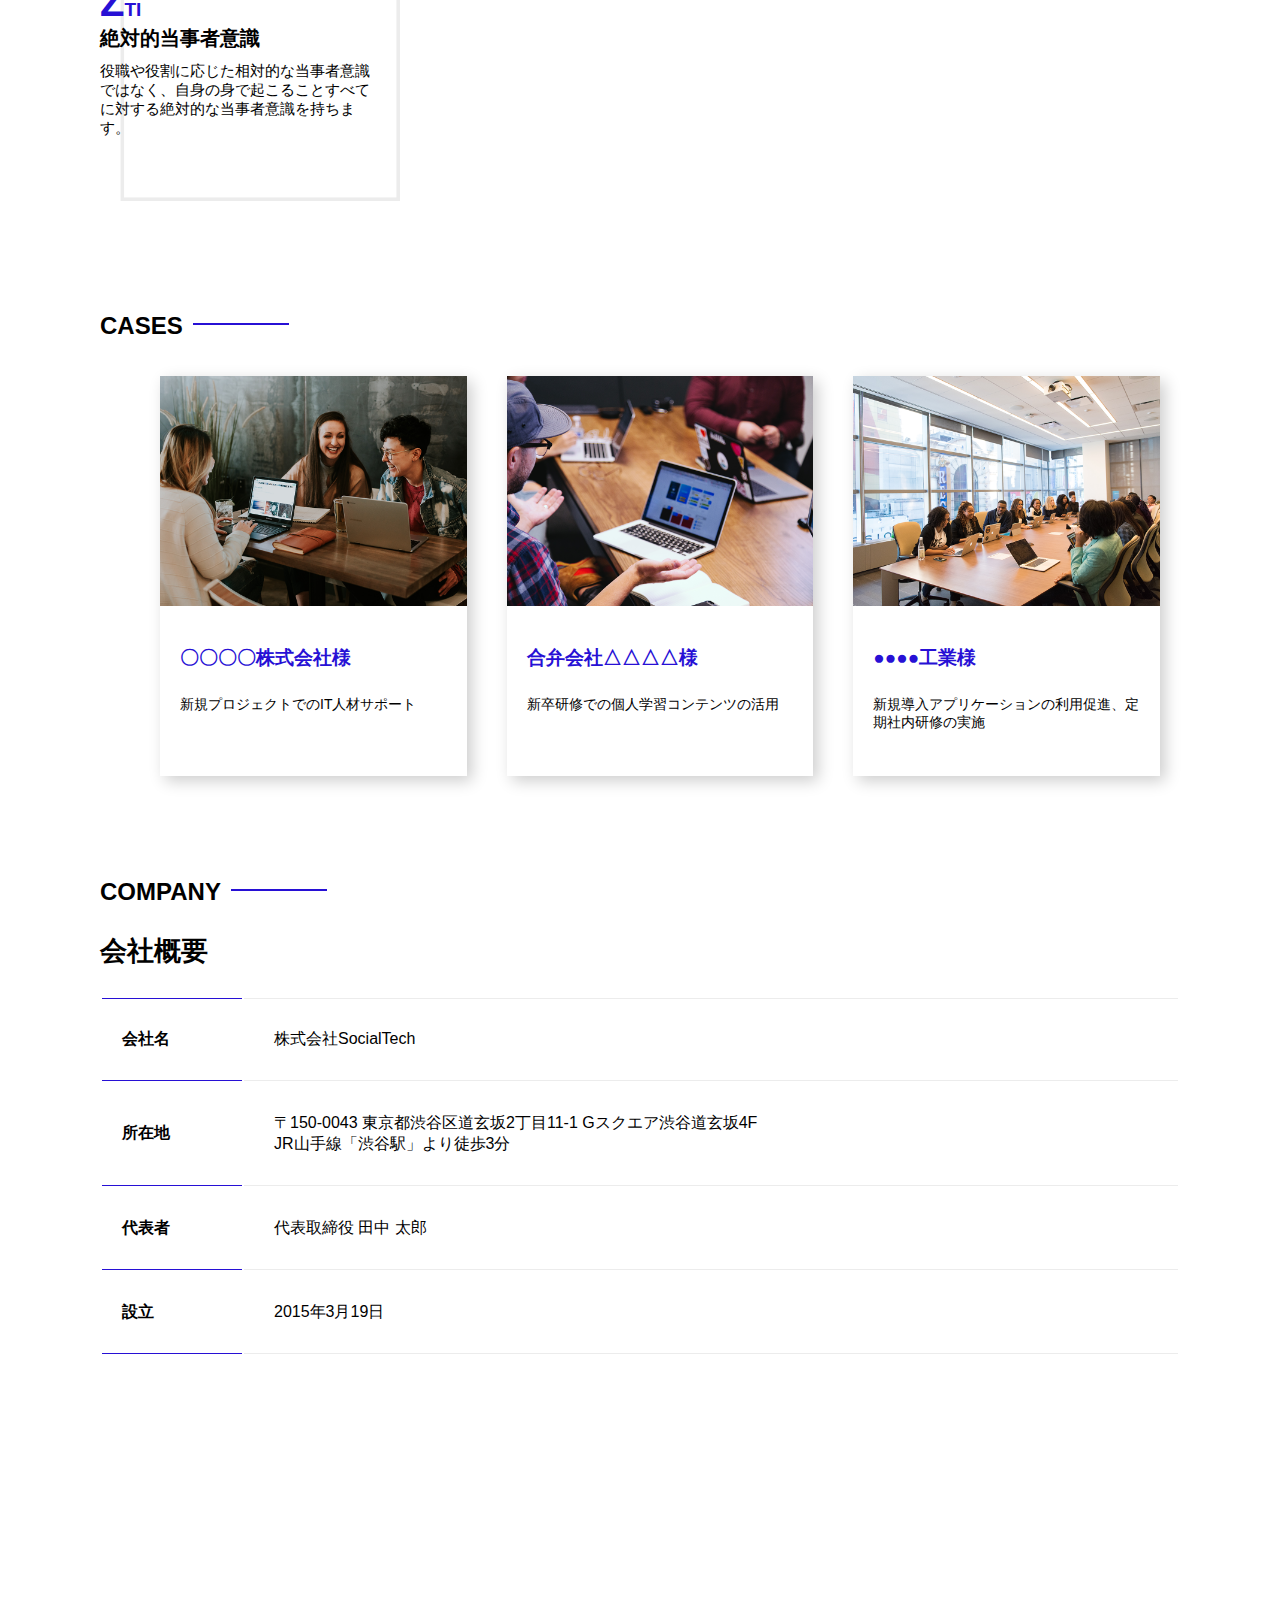
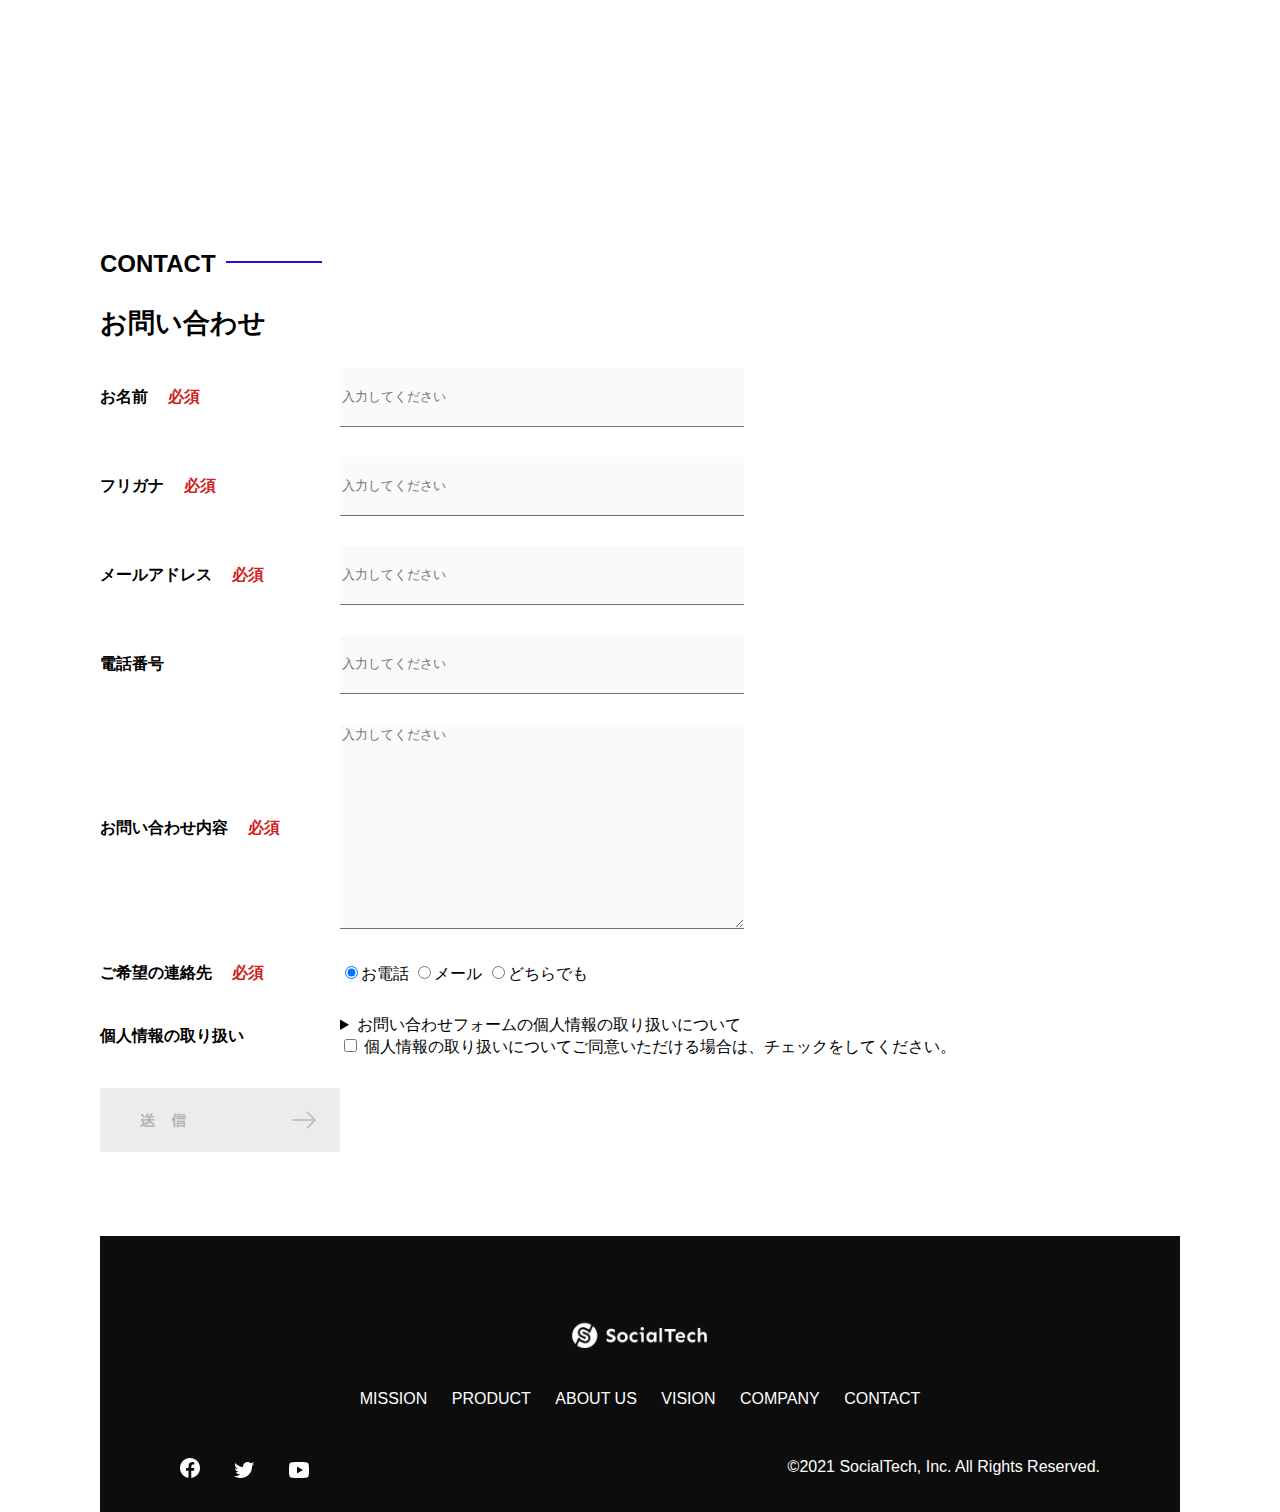
<file: socialtech-kadai_012/index.html>
<!DOCTYPE html>
<html>
  <head>
    <title>SocialTech</title>
    <meta charset="UTF-8" />
    <meta
      name="description"
      content="SocialTechはEdTech業界のリーディングカンパニーを目指します。"
    />
    <meta name="viewport" content="width=device-width, initial-scale=1.0" />
    <link rel="stylesheet" href="style.css" />
  </head>
  <body>
    <!-- ヘッダー -->
    <header>
      <!-- ロゴ -->
      <a href="index.html" id="logo"
        ><img src="images/logo.png" alt="トップページに戻る"
      /></a>

      <!-- PC用ナビゲーション -->
      <nav id="nav-pc">
        <a href="mission.html">MISSION</a>
        <a href="product.html">PRODUCT</a>
        <a href="index.html#aboutus">ABOUT US</a>
        <a href="index.html#vision">VISION</a>
        <a href="index.html#company">COMPANY</a>
        <a href="index.html#contact">CONTACT</a>
      </nav>
    </header>
    <main>
      <article>
        <!-- メインビジュアル -->
        <section id="main-visual">
          <div id="main-message">
            <h1>WORLD PEACE</h1>
            <p>IT教育で世界平和を実現する</p>
          </div>
          <img
            src="images/index/index-main.png"
            alt="PCの周りに集まる多国籍の仲間たち"
          />
        </section>
        <!--ミッション-->
        <section id="mission">
          <h2 class="index-h2">MISSION</h2>
          <div id="mission-flex">
            <div>
              <img
                id="mission-photo"
                src="images/index/index-mission.png"
                alt="屋外のベンチで写真を撮影する多国籍の仲間たち"
              />
              <h3>世界平和の実現</h3>
              <p>
                人類の悲願である世界平和。世界平和を脅かす様々な社会問題を解決するためには、イノベーションをどんどん起こしていく必要があります。SocialTechは、プログラミング教育を通してイノベーターを輩出することで、世界平和という大きなテーマに挑んでいきます。
              </p>
            </div>
            <div>
              <img id="s2dgs" src="images/index/s2dgs.png" alt="S2DGs" />
              <h3>S2DGsの実現</h3>
              <p>
                国連が掲げる「Sustainable Development
                Goals（持続可能な開発目標）」に含まれる17つのグローバル目標のうち、以下の5つの目標の実現をミッションとしてサービスを展開しています。
              </p>
              <a href="mission.html">
                <img src="images/button-more.png" alt="もっとみる" />
              </a>
            </div>
          </div>
        </section>
        <!-- プロダクト -->
        <section id="product">
          <h2 class="index-h2">PRODUCT</h2>
          <div>
            <div id="product-left">
              <div>
                <img
                  class="product-photo"
                  src="images/index/index-mantoman.png"
                  alt="PCでコードを書く男性"
                />
                <div class="product-explain">
                  <span>MAN TO MAN</span>
                  <h3>プログラミング教育</h3>
                  <p>
                    2013年より日本で唯一の専属講師によるマンツーマンのプログラミングレッスンを開始。AI/人工知能やウェブデザインの学習も可能です。
                  </p>
                </div>
              </div>
              <div>
                <img
                  class="product-photo"
                  src="images/index/index-career.png"
                  alt="笑顔で話し合う2人の男性"
                />
                <div class="product-explain">
                  <span>CAREER</span>
                  <h3>人材紹介事業</h3>
                  <p>
                    エンジニアへの転職に特化した履歴書や職務経歴書のアドバイスや面接対策を行い、豊富な求人の中から最適なキャリア選択を支援します。
                  </p>
                </div>
              </div>
            </div>
            <div id="product-right">
              <div>
                <img
                  class="product-photo"
                  src="images/index/index-media.png"
                  alt="スマートフォンを操作する人"
                />
                <div class="product-explain">
                  <span>MEDIA</span>
                  <h3>プログラミング学習メディア</h3>
                  <p>
                    月間200万人に読まれる日本最大級のプログラミング学習サイト「SocialTech
                    Blog」やYouTubeチャンネルにて学習情報を発信しています。
                  </p>
                </div>
              </div>
              <div>
                <img
                  class="product-photo"
                  src="images/index/index-b2b.png"
                  alt="講演中の男性とそれを聴く人々"
                />
                <div class="product-explain">
                  <span>B2B</span>
                  <h3>法人研修事業</h3>
                  <p>
                    社員のスキルアップ・資格取得・福利厚生を目的としたプログラミング法人研修。貴社の事業モデルに合わせた研修内容の提案を致します。
                  </p>
                </div>
              </div>
            </div>
          </div>
          <div>
            <a id="product-more" href="product.html">
              <img src="images/button-more.png" alt="もっとみる" />
            </a>
          </div>
        </section>
        <!---ABOUT US-->
        <section id="aboutus">
          <h2 class="index-h2">ABOUT US</h2>
          <h3>3つの組織文化</h3>
          <div>
            <table class="culture-table">
              <tr>
                <td>
                  <span class="culture-num">01</span>
                </td>
                <td>
                  <span class="culture-en">FLEXIBLE</span>
                  <span class="culture-jp">フレキシブル</span>
                </td>
              </tr>
              <tr>
                <td>
                  <!--空のセル-->
                </td>
                <td>
                  <p class="culture-description">
                    リモートワーク、フルフレックス、複業推奨など1人1人が最大限のパフォーマンスを発揮できる柔軟な働き方を促進しています。
                  </p>
                </td>
              </tr>
              <tr>
                <td>
                  <span class="culture-num">02</span>
                </td>
                <td>
                  <span class="culture-en">TEAL</span>
                  <span class="culture-jp">ティール</span>
                </td>
              </tr>
              <tr>
                <td>
                  <!--空のセル-->
                </td>
                <td>
                  <p class="culture-description">
                    会社全体を1つの生命体として捉え、お互いが深く結びついた一階層型
                    組織として部署・チーム関係なく課題解決をできる組織を目指しています。
                  </p>
                </td>
              </tr>
              <tr>
                <td>
                  <span class="culture-num">03</span>
                </td>
                <td>
                  <span class="culture-en">SELF REALIZATION</span>
                  <span class="culture-jp">自己実現</span>
                </td>
              </tr>
              <tr>
                <td>
                  <!--空のセル-->
                </td>
                <td>
                  <p class="culture-description">
                    クオーター毎に経営・部署・個人ごとにOKRを設定し個人のキャリアと
                    会社の目指す方向の軌道修正を行っております。
                  </p>
                </td>
              </tr>
            </table>
            <img
              class="culture-img"
              src="images/index/index-aboutus1.png"
              alt="笑顔で話し合う2人の女性"
            />
          </div>
          <img
            class="culture-img2"
            src="images/index/index-aboutus2.png"
            alt="笑顔で話し合う3人の男女"
          />
        </section>
        <!-- VISION -->
        <section id="vision">
          <h2 class="index-h2">VISION</h2>
          <h3>7つの行動指針</h3>
          <div>
            <div class="vision-box">
              <img src="images/index/vision-01.png" alt="01" />
              <span>
                <h4>CUSTOMER IS BOSS</h4>
                <h5>あなたのボスは顧客である</h5>
                <p>
                  私たちは常にお客様志向で行動し、お客様を喜ばせ、期待値を超えた感動を提供することを大切にします。
                </p>
              </span>
            </div>
            <div class="vision-box">
              <img src="images/index/vision-02.png" alt="02" />
              <span>
                <h4>MOVE FAST</h4>
                <h5>早さは価値</h5>
                <p>
                  素早く試し、素早く実行することで新しい気付きや発見を見つけていきます。
                </p>
              </span>
            </div>
            <div class="vision-box">
              <img src="images/index/vision-03.png" alt="03" />
              <span>
                <h4>IMPACT DRIVEN</h4>
                <h5>作業するのは仕事ではない</h5>
                <p>
                  問題から考え、成果とは何かを考え続け、インパクトのある成果を生むために仕事をしていきます。
                </p>
              </span>
            </div>
            <div class="vision-box">
              <img src="images/index/vision-04.png" alt="04" />
              <span>
                <h4>SAVE TIME, SAVE MONEY</h4>
                <h5>浪費は命取りになる</h5>
                <p>
                  少ないコストでできる方法を考えます。お金だけでなく、人の時間をいただいている自覚を持ち、あらゆるリソースを有意義に活用します。
                </p>
              </span>
            </div>
            <div class="vision-box">
              <img src="images/index/vision-05.png" alt="05" />
              <span>
                <h4>BE GENTLE</h4>
                <h5>「優しくない」をなくす</h5>
                <p>
                  社会をすこしずつ優しくしていきます。自分、家族、同僚、顧客、他人、全ての人に優しくいることを心がけます。
                </p>
              </span>
            </div>
            <div class="vision-box">
              <img src="images/index/vision-06.png" alt="06" />
              <span>
                <h4>ABC</h4>
                <h5>当たり前の事をバカにせずにちゃんとやる</h5>
                <p>
                  礼儀、健康、嘘をつかない。当たり前の事が出来ているかを常に自問し、当たり前の基準を高く持って行動します。
                </p>
              </span>
            </div>
            <div class="vision-box">
              <img src="images/index/vision-07.png" alt="07" />
              <span>
                <h4>ZTI</h4>
                <h5>絶対的当事者意識</h5>
                <p>
                  役職や役割に応じた相対的な当事者意識ではなく、自身の身で起こることすべてに対する絶対的な当事者意識を持ちます。
                </p>
              </span>
            </div>
          </div>
        </section>
        <!-- CASES -->
        <section id="cases">
          <h2 class="index-h2">CASES</h2>
          <ul>
            <li class="case-card">
              <img class="case-img" src="images/index/case-1.png" alt="仲良く語り合う3人">
              <div class="case-info">
                <h4 class="case-name">〇〇〇〇株式会社様</h4>
                <p class="case-content">新規プロジェクトでのIT人材サポート</p>
              </div>
            </li>
            <li class="case-card">
              <img class="case-img" src="images/index/case-2.png" alt="PCでコンテンツを見る">
              <div class="case-info">
                <h4 class="case-name">合弁会社△△△△様</h4>
                <p class="case-content">新卒研修での個人学習コンテンツの活用</p>
              </div>
            </li>
            <li class="case-card">
              <img class="case-img" src="images/index/case-3.png" alt="社内研修中の会議室">
              <div class="case-info">
                <h4 class="case-name">●●●●工業様</h4>
                <p class="case-content">新規導入アプリケーションの利用促進、定期社内研修の実施</p>
              </div>
            </li>
          </ul>
        </section>

        <!-- COMPANY -->
        <section id="company">
          <h2 class="index-h2">COMPANY</h2>
          <h3>会社概要</h3>
          <table id="company-table">
            <tr>
              <th class="tableheader-first">会社名</th>
              <td class="cell-first">株式会社SocialTech</td>
            </tr>
            <tr>
              <th class="tableheader">所在地</th>
              <td class="cell">
                〒150-0043 東京都渋谷区道玄坂2丁目11-1 Gスクエア渋谷道玄坂4F<br />JR山手線「渋谷駅」より徒歩3分
              </td>
            </tr>
            <tr>
              <th class="tableheader">代表者</th>
              <td class="cell">代表取締役 田中 太郎</td>
            </tr>
            <tr>
              <th class="tableheader">設立</th>
              <td class="cell">2015年3月19日</td>
            </tr>
          </table>
          <iframe
            src="https://www.google.com/maps/embed?pb=!1m18!1m12!1m3!1d3241.7759544892483!2d139.69399665123464!3d35.65789123876098!2m3!1f0!2f0!3f0!3m2!1i1024!2i768!4f13.1!3m3!1m2!1s0x60188caa0042e8d1%3A0xba130bea826a7aa2!2z44CSMTUwLTAwNDMg5p2x5Lqs6YO95riL6LC35Yy66YGT546E5Z2C77yS5LiB55uu77yR77yR4oiS77yR!5e0!3m2!1sja!2sjp!4v1636872991912!5m2!1sja!2sjp"
            style="border: 0"
            allowfullscreen=""
            loading="lazy"
          >
          </iframe>
        </section>
        <!-- お問い合わせフォーム -->
        <section id="contact">
          <h2 class="index-h2">CONTACT</h2>
          <h3>お問い合わせ</h3>
          <form>
            <div>
              <div class="contact-heading">
                <label class="contact-label"
                  >お名前<span class="contact-span">必須</span></label
                >
              </div>
              <div class="contact-form">
                <input
                  type="text"
                  name="name"
                  placeholder="入力してください"
                  class="contact-textbox"
                />
              </div>
            </div>
            <div>
              <div class="contact-heading">
                <label class="contact-label"
                  >フリガナ<span class="contact-span">必須</span></label
                >
              </div>
              <div>
                <input
                  type="text"
                  name="hurigana"
                  placeholder="入力してください"
                  class="contact-textbox"
                />
              </div>
            </div>
            <div>
              <div class="contact-heading">
                <label class="contact-label"
                  >メールアドレス<span class="contact-span">必須</span></label
                >
              </div>
              <div>
                <input
                  type="text"
                  name="email"
                  placeholder="入力してください"
                  class="contact-textbox"
                />
              </div>
            </div>
            <div>
              <div class="contact-heading">
                <label class="contact-label">電話番号</label>
              </div>
              <div>
                <input
                  type="text"
                  name="tel"
                  placeholder="入力してください"
                  class="contact-textbox"
                />
              </div>
            </div>
            <div>
              <div class="contact-heading">
                <label class="contact-label"
                  >お問い合わせ内容<span class="contact-span">必須</span></label
                >
              </div>
              <div>
                <textarea
                  class="contact-textarea"
                  placeholder="入力してください"
                  name="message"
                ></textarea>
              </div>
            </div>
            <div>
              <div class="contact-heading">
                <label class="contact-label"
                  >ご希望の連絡先<span class="contact-span">必須</span></label
                >
              </div>
              <div>
                <input
                  class="radiobutton"
                  type="radio"
                  value="tel"
                  name="contact"
                  checked
                /><label>お電話</label>
                <input
                  class="radiobutton"
                  type="radio"
                  value="mail"
                  name="contact"
                /><label>メール</label>
                <input
                  class="radiobutton"
                  type="radio"
                  value="both"
                  name="contact"
                /><label>どちらでも</label>
              </div>
            </div>
            <div>
              <div class="contact-heading">
                <label class="contact-label">個人情報の取り扱い</label>
              </div>
              <div>
                <details>
                  <summary>
                    お問い合わせフォームの個人情報の取り扱いについて
                  </summary>
                  <div>
                    <span>１．組織の名称又は氏名</span><br />
                    株式会社SocialTech<br /><br />
                    <span
                      >２．個人情報保護管理者（若しくはその代理人）の氏名又は職名、所属及び連絡先
                      鈴木 一郎 コーポレート部</span
                    ><br />
                    メールアドレス：support@socialtech.net<br />
                    TEL：03-xxxx-xxxx<br />
                    <span>３．個人情報の利用目的</span><br />
                    ・本サービス及び本サービスに関連する情報の提供又はそれらに関する連絡のため<br />
                    ・ユーザーの本人確認のため<br />
                    ・当社サービスのご案内のため<br />
                    ・当社の商品等の広告または宣伝（電子メールによるものを含むものとします。）<br /><br />
                    <span>４．個人情報の取り扱い業務の委託</span><br />
                    個人情報の取扱業務の全部または一部を外部に業務委託する場合があります。<br />
                    その際、弊社は、個人情報を適切に保護できる管理体制を敷き実行していることを条件として<br />
                    委託先を厳選したうえで、機密保持契約を委託先と締結し、お客様の個人情報を厳密に管理させます。<br /><br />
                    <span>５．個人情報の開示等の請求</span><br />
                    お客様は、弊社に対してご自身の個人情報の開示等（利用目的の通知、開示、内容の訂正・追加・削除、利用の停止または消去、第三者への提供の停止）に関して、当社問合わせ窓口に申し出ることができます。<br />
                    その際、弊社はお客様ご本人を確認させていただいたうえで、合理的な期間内に対応いたします。<br /><br />
                    なお、個人情報に関する弊社問合わせ先は、次の通りです。<br /><br />
                    株式会社SocialTech　個人情報問合せ窓口<br />
                    〒150-0043　東京都渋谷区道玄坂2丁目11-1 Ｇスクエア渋谷道玄坂
                    4F<br />
                    メールアドレス：support@socialtech.net　TEL：03-xxxx-xxxx<br /><br />
                    <span>６．個人情報を提供されることの任意性について</span
                    ><br /><br />
                    お客様がご自身の個人情報を弊社に提供されるか否かは、お客様のご判断によりますが、もしご提供されない場合には、適切なサービスが提供できない場合がありますので予めご了承ください。
                  </div>
                </details>
                <input type="checkbox" name="agree" />
                <span
                  >個人情報の取り扱いについてご同意いただける場合は、チェックをしてください。</span
                >
              </div>
            </div>
            <input
              type="image"
              value="Submit"
              src="images/button-submit.png"
              alt="送信する"
            />
          </form>
        </section>
      </article>
      <footer>
        <div id="footer-logo">
          <img src="images/logo-sp.png" alt="SocialTech" />
        </div>
        <div id="footer-link">
          <a href="mission.html">MISSION</a>
          <a href="product.html">PRODUCT</a>
          <a href="index.html#aboutus">ABOUT US</a>
          <a href="index.html#vision">VISION</a>
          <a href="index.html#company">COMPANY</a>
          <a href="index.html#contact">CONTACT</a>
        </div>
        <div id="sns-footer">
          <a href="https://www.facebook.com/sejuku2013"
            ><img src="images/button-facebook.png" alt="Facebookのリンク"
          /></a>
          <a href="https://twitter.com/samuraijuku"
            ><img src="images/button-twitter.png" alt="Twitterのリンク"
          /></a>
          <a href="https://www.youtube.com/channel/UCCFOQO5aDK0xXam4cUQXT8g"
            ><img src="images/button-youtube.png" alt="YouTubeのリンク"
          /></a>
          <span id="copyright"
            >&copy;2021 SocialTech, Inc. All Rights Reserved.
          </span>
        </div>
      </footer>
    </main>
  </body>
</html>
</file>
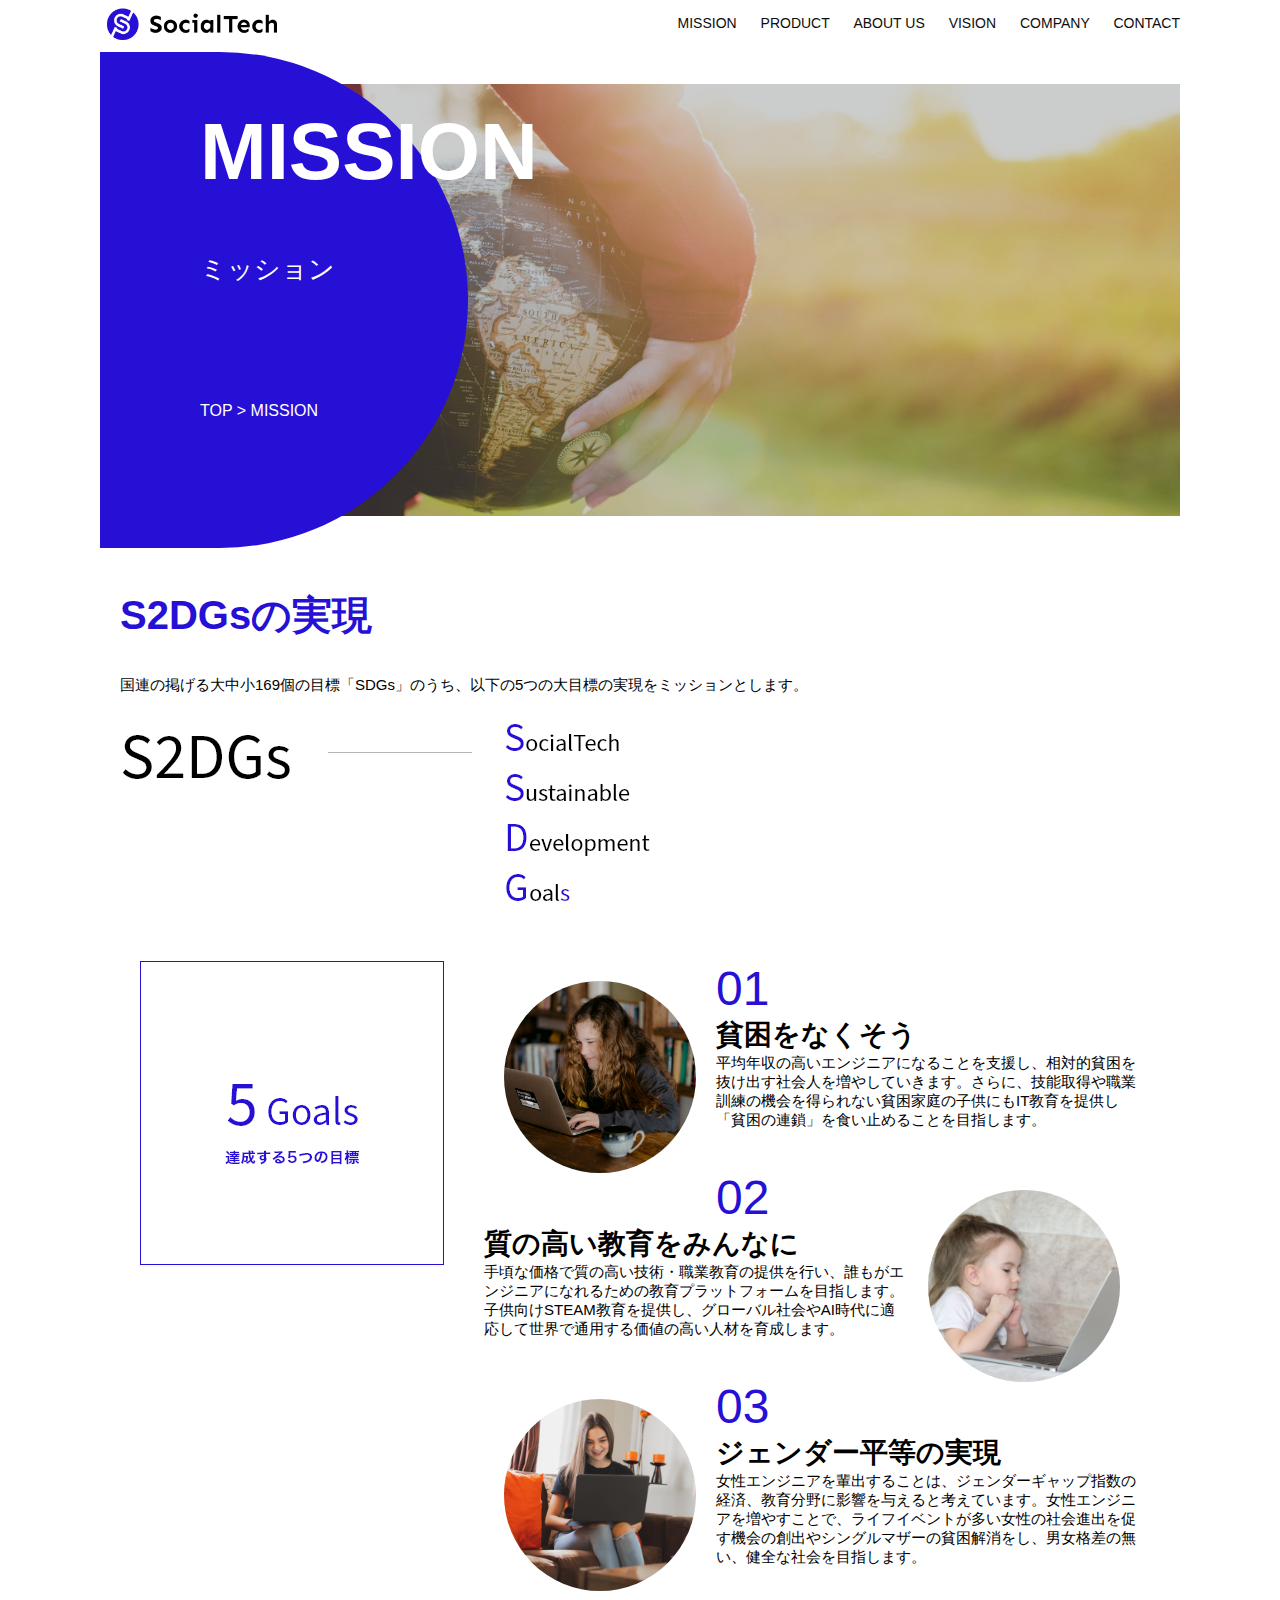
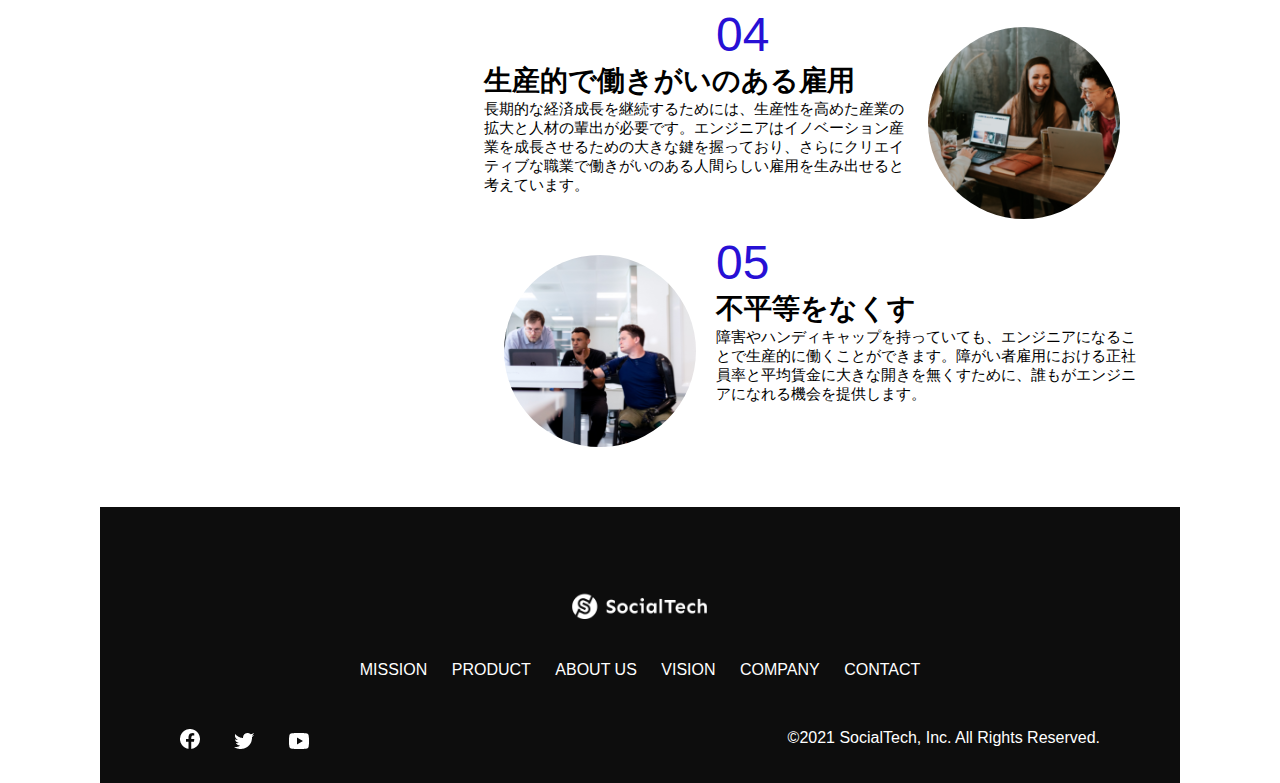
<file: kadai_tutorial_output/mission.html>
<!DOCTYPE html>
<html>
  <head>
   <title>SocialTech - MISSION ミッション -</title>
   <meta charset="utf-8">
   <meta name="description" content="SocialTechが目指す5つの目標（S2DGs）を紹介します">
   <meta name="viewport" content="width=device-width, initial-scale=1.0">
   <link rel="stylesheet" href="style.css">
  </head>
  <body>
    <!-- ヘッダー -->
    <header>
     <!-- ロゴ　-->
     <a href="index.html" id="logo"><img src="images/logo.png" alt="トップページに戻る"></a>
 
     <!-- PC用ナビゲーション -->
     <nav id="nav-pc">
       <a href="mission.html">MISSION</a>
       <a href="product.html">PRODUCT</a>
       <a href="index.html#aboutus">ABOUT US</a>
       <a href="index.html#vision">VISION</a>
       <a href="index.htmlcompany">COMPANY</a>
       <a href="index.html#contact">CONTACT</a>
     </nav>
     <!-- スマホ用メニューボタン -->
     <img id="menu-sp" src="images/button-menu.png" alt="ナビゲーションを開く" onclick="document.getElementById('nav-sp').style.display = 'block'">
     <!-- スマホ用ナビゲーション -->
     <nav id="nav-sp">
       <img id="close" src="images/button-close.png" alt="ナビゲーションを閉じる" onclick="document.getElementById('nav-sp').style.display = 'none'">
       <a id="logo-sp" href="index.html" onclick="document.getElementById('nav-sp').style.display = 'none'"><img src="images/logo-sp.png" alt="トップページに戻る"></a>
       <a class="menu" href="mission.html" onclick="ocument.getElementById('nav-sp').style.display = 'none'">MISSION</a>
       <a class="menu" href="product.html" onclick="document.getElementById('nav-sp').style.display = 'none'">PRODUCT</a>
       <a class="menu" href="index.html#aboutus" onclick="document.getElementById('nav-sp').style.display = 'none'">ABOUT US</a>
       <a class="menu" href="index.html#vision" onclick="document.getElementById('nav-sp').style.display = 'none'">VISION</a>
       <a class="menu" href="index.html#company" onclick="document.getElementById('nav-sp').style.display = 'none'">COMPANY</a>
       <a class="menu" href="index.html#contact" onclick="document.getElementById('nav-sp').style.display = 'none'">CONTACT</a>
       <div id="sns">
         <a href="https://www.facebook.com/sejuku2013"><img src="images/button-facebook.png" alt="Facebookのリンク"></a>
          <a href="https://twitter.com/samuraijuku"><img src="images/button-twitter.png" alt="Twitterのリンク"></a>
          <a href="https://www.youtube.com/channel/UCCFOQO5aDK0xXam4cUQXT8g"><img src="images/button-youtube.png" alt="YouTubeのリンク"></a>
       </div>
     </nav>
     </nav>
   </header>
   <main>
    <article>
      <section id="mission-main">
        <div id="mission-title">
          <h1>MISSION</h1>
          <span>ミッション</span>
          <div>TOP > MISSION</div>
        </div>
      </section>
      <section id="mission-s2dgs">
      <h2 class="mission-h2">S2DGsの実現</h2>
      <p>国連の掲げる大中小169個の目標「SDGs」のうち、以下の5つの大目標の実現をミッションとします。</p>
      <img src="images/mission/mission-s2dgs.png" alt="S2DGS">
      </section>
      <section id="mission-5goals">
        <div>
          <img id="s2dgs-image" src="images/mission/mission-5goals.png" alt="5Goals">
        </div>
        <div>
          <div>
            <img class="fivegoals-image-left" src="images/mission/mission-5goals01.png" alt="PCを操作する女の子">
            <span class="fivegoals-number">01</span>
            <h3 class="fivegoals-h3">貧困をなくそう</h3>
            <p class="fivegoals-p">平均年収の高いエンジニアになることを支援し、相対的貧困を抜け出す社会人を増やしていきます。さらに、技能取得や職業訓練の機会を得られない貧困家庭の子供にもIT教育を提供し「貧困の連鎖」を食い止めることを目指します。</p>
          </div>
          <div>
            <img class="fivegoals-image-right" src="images/mission/mission-5goals02.png" alt="PCを見つめる小さい女の子">
            <span class="fivegoals-number">02</span>
            <h3 class="fivegoals-h3">質の高い教育をみんなに</h3>
            <p class="fivegoals-p">手頃な価格で質の高い技術・職業教育の提供を行い、誰もがエンジニアになれるための教育プラットフォームを目指します。子供向けSTEAM教育を提供し、グローバル社会やAI時代に適応して世界で通用する価値の高い人材を育成します。</p>
          </div>
          <div>
            <img class="fivegoals-image-left" src="images/mission/mission-5goals03.png" alt="PCを操作する女性">
            <span class="fivegoals-number">03</span>
            <h3 class="fivegoals-h3">ジェンダー平等の実現</h3>
            <p class="fivegoals-p">女性エンジニアを輩出することは、ジェンダーギャップ指数の経済、教育分野に影響を与えると考えています。女性エンジニアを増やすことで、ライフイベントが多い女性の社会進出を促す機会の創出やシングルマザーの貧困解消をし、男女格差の無い、健全な社会を目指します。</p>
          </div>
          <div>
            <img class="fivegoals-image-right" src="images/mission/mission-5goals04.png" alt="笑顔で話し合う３人の男女">
            <span class="fivegoals-number">04</span>
            <h3 class="fivegoals-h3">生産的で働きがいのある雇用</h3>
            <p class="fivegoals-p">長期的な経済成長を継続するためには、生産性を高めた産業の拡大と人材の輩出が必要です。エンジニアはイノベーション産業を成長させるための大きな鍵を握っており、さらにクリエイティブな職業で働きがいのある人間らしい雇用を生み出せると考えています。</p>
          </div>
          <div>
            <img class="fivegoals-image-left" src="images/mission/mission-5goals05.png" alt="障害を持つ男性が生き生きと働く様子">
            <span class="fivegoals-number">05</span>
            <h3 class="fivegoals-h3">不平等をなくす</h3>
            <p class="fivegoals-p">障害やハンディキャップを持っていても、エンジニアになることで生産的に働くことができます。障がい者雇用における正社員率と平均賃金に大きな開きを無くすために、誰もがエンジニアになれる機会を提供します。</p>
          </div>
        </div>
      </section>
    </article>
    <footer>
      <div id="footer-logo">
        <img src="images/logo-sp.png" alt="SocialTech">
      </div>
      <div id="footer-link">
        <a href="mission.html">MISSION</a>
        <a href="product.html">PRODUCT</a>
        <a href="index.html#aboutus">ABOUT US</a>
        <a href="index.html#vision">VISION</a>
        <a href="index.html#company">COMPANY</a>
        <a href="index.html#contact">CONTACT</a>
      </div>
      <div id="sns-footer">
        <a href="https://www.facebook.com/sejuku2013"><img src="images/button-facebook.png" alt="Facebookのリンク"></a>
        <a href="https://twitter.com/samuraijuku"><img src="images/button-twitter.png" alt="Twitterのリンク"></a>
        <a href="https://www.youtube.com/channel/UCCFOQO5aDK0xXam4cUQXT8g"><img src="images/button-youtube.png" alt="YouTubeのリンク"></a>
        <span id="copyright">&copy;2021 SocialTech, Inc. All Rights Reserved.</span>
      </div>
    </footer>
   </main>
  </body>
</html>
</file>
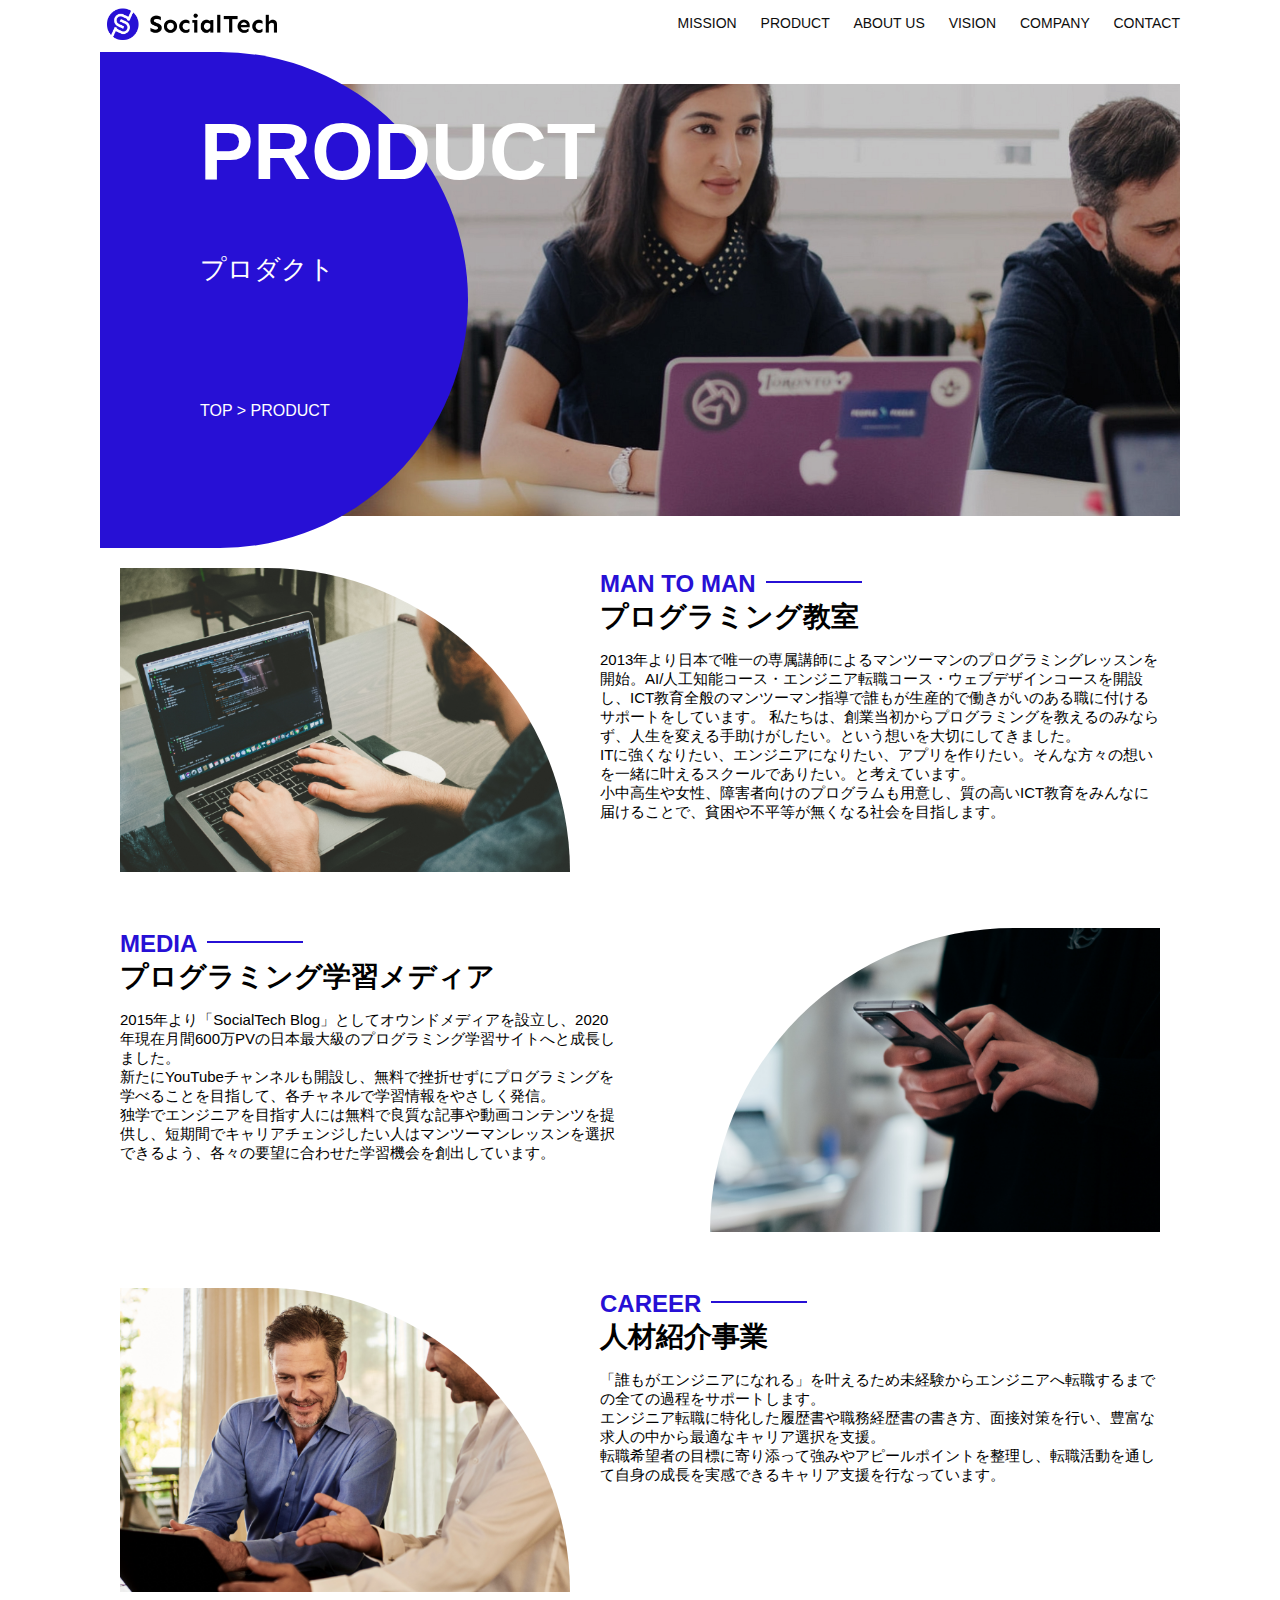
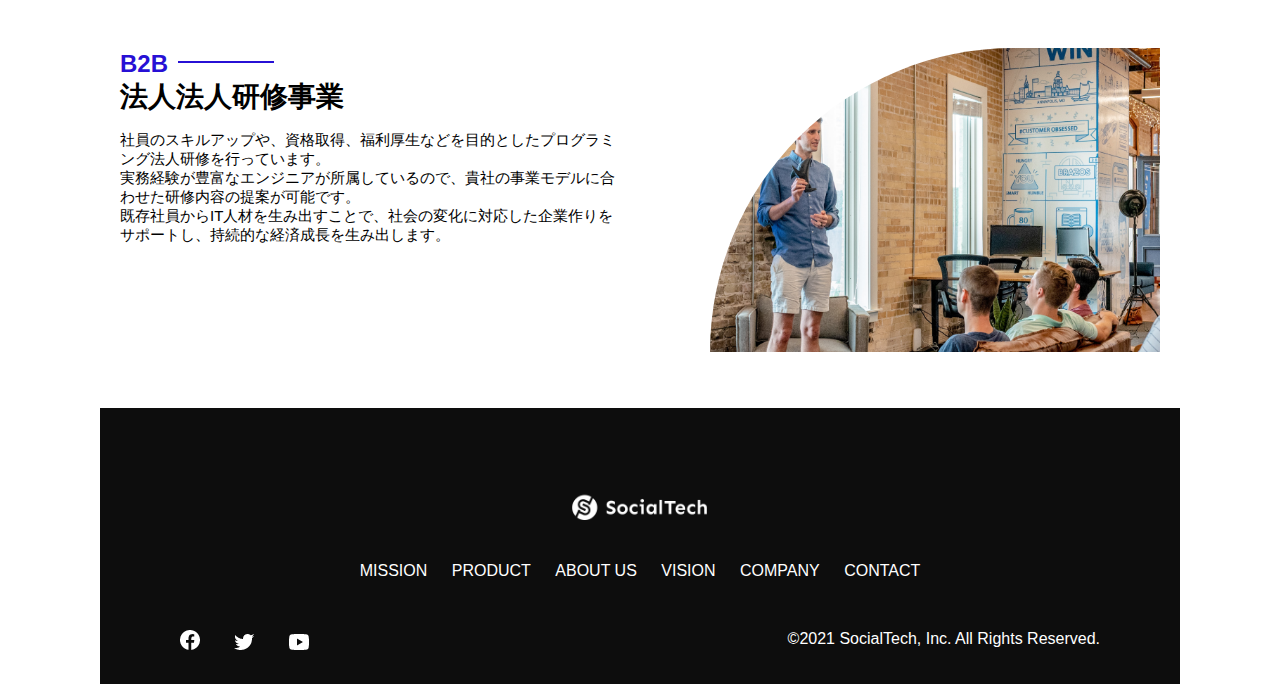
<file: kadai_tutorial_output/product.html>
<!DOCTYPE html>
<html>
  <head>
   <title>SocialTech -PRODUCT プロダクト-</title>
   <meta charset="utf-8">
   <meta name="description" content="SocialTechの4つのプロダクトを紹介します">
   <meta name="viewport" content="width=device-width, initial-scale=1.0">
   <link rel="stylesheet" href="style.css">
  </head>
  <body>
    <!-- ヘッダー -->
    <header>
     <!-- ロゴ　-->
     <a href="index.html" id="logo"><img src="images/logo.png" alt="トップページに戻る"></a>
 
     <!-- PC用ナビゲーション -->
     <nav id="nav-pc">
       <a href="mission.html">MISSION</a>
       <a href="product.html">PRODUCT</a>
       <a href="index.html#aboutus">ABOUT US</a>
       <a href="index.html#vision">VISION</a>
       <a href="index.htmlcompany">COMPANY</a>
       <a href="index.html#contact">CONTACT</a>
     </nav>
     <!-- スマホ用メニューボタン -->
     <img id="menu-sp" src="images/button-menu.png" alt="ナビゲーションを開く" onclick="document.getElementById('nav-sp').style.display = 'block'">
     <!-- スマホ用ナビゲーション -->
     <nav id="nav-sp">
       <img id="close" src="images/button-close.png" alt="ナビゲーションを閉じる" onclick="document.getElementById('nav-sp').style.display = 'none'">
       <a id="logo-sp" href="index.html" onclick="document.getElementById('nav-sp').style.display = 'none'"><img src="images/logo-sp.png" alt="トップページに戻る"></a>
       <a class="menu" href="mission.html" onclick="ocument.getElementById('nav-sp').style.display = 'none'">MISSION</a>
       <a class="menu" href="product.html" onclick="document.getElementById('nav-sp').style.display = 'none'">PRODUCT</a>
       <a class="menu" href="index.html#aboutus" onclick="document.getElementById('nav-sp').style.display = 'none'">ABOUT US</a>
       <a class="menu" href="index.html#vision" onclick="document.getElementById('nav-sp').style.display = 'none'">VISION</a>
       <a class="menu" href="index.html#company" onclick="document.getElementById('nav-sp').style.display = 'none'">COMPANY</a>
       <a class="menu" href="index.html#contact" onclick="document.getElementById('nav-sp').style.display = 'none'">CONTACT</a>
       <div id="sns">
         <a href="https://www.facebook.com/sejuku2013"><img src="images/button-facebook.png" alt="Facebookのリンク"></a>
          <a href="https://twitter.com/samuraijuku"><img src="images/button-twitter.png" alt="Twitterのリンク"></a>
          <a href="https://www.youtube.com/channel/UCCFOQO5aDK0xXam4cUQXT8g"><img src="images/button-youtube.png" alt="YouTubeのリンク"></a>
       </div>
     </nav>
     </nav>
   </header>
  <main>
    <article>
      <section id="product-main">
        <div id="product-title">
          <h1>PRODUCT</h1>
          <span>プロダクト</span>
          <div>TOP > PRODUCT</div>
        </div>
      </section>
      <section class="product-section1">
        <img src="images/product/product-mantoman.png" alt="PCでコードを書く男性">
        <div>
          <h2 class="product-h2">MAN TO MAN</h2>
          <h3 class="product-h3">プログラミング教室</h3>
          <p>2013年より日本で唯一の専属講師によるマンツーマンのプログラミングレッスンを開始。AI/人工知能コース・エンジニア転職コース・ウェブデザインコースを開設し、ICT教育全般のマンツーマン指導で誰もが生産的で働きがいのある職に付けるサポートをしています。
            私たちは、創業当初からプログラミングを教えるのみならず、人生を変える手助けがしたい。という想いを大切にしてきました。<br>ITに強くなりたい、エンジニアになりたい、アプリを作りたい。そんな方々の想いを一緒に叶えるスクールでありたい。と考えています。<br>小中高生や女性、障害者向けのプログラムも用意し、質の高いICT教育をみんなに届けることで、貧困や不平等が無くなる社会を目指します。</p>
        </div>
      </section>
      <section class="product-section2">
        <div>
          <h2 class="product-h2">MEDIA</h2>
          <h3 class="product-h3">プログラミング学習メディア</h3>
          <p>2015年より「SocialTech
            Blog」としてオウンドメディアを設立し、2020年現在月間600万PVの日本最大級のプログラミング学習サイトへと成長しました。<br>新たにYouTubeチャンネルも開設し、無料で挫折せずにプログラミングを学べることを目指して、各チャネルで学習情報をやさしく発信。<br>独学でエンジニアを目指す人には無料で良質な記事や動画コンテンツを提供し、短期間でキャリアチェンジしたい人はマンツーマンレッスンを選択できるよう、各々の要望に合わせた学習機会を創出しています。</p>
        </div>
        <img src="images/product/product-media.png" alt="スマートフォンを操作する人">
      </section>
      <section class="product-section1">
        <img src="images/product/product-career.png" alt="笑顔で話し合う２人の男性">
        <div>
          <h2 class="product-h2">CAREER</h2>
          <h3 class="product-h3">人材紹介事業</h3>
          <p> 「誰もがエンジニアになれる」を叶えるため未経験からエンジニアへ転職するまでの全ての過程をサポートします。<br>エンジニア転職に特化した履歴書や職務経歴書の書き方、面接対策を行い、豊富な求人の中から最適なキャリア選択を支援。<br>転職希望者の目標に寄り添って強みやアピールポイントを整理し、転職活動を通して自身の成長を実感できるキャリア支援を行なっています。<br></p>
        </div>
      </section>
        <section class="product-section2">
          <div>
            <h2 class="product-h2">B2B</h2>
            <h3 class="product-h3">法人法人研修事業</h3>
            <p>社員のスキルアップや、資格取得、福利厚生などを目的としたプログラミング法人研修を行っています。<br>実務経験が豊富なエンジニアが所属しているので、貴社の事業モデルに合わせた研修内容の提案が可能です。<br>既存社員からIT人材を生み出すことで、社会の変化に対応した企業作りをサポートし、持続的な経済成長を生み出します。</p>
          </div>
          <img src="images/product/product-b2b.png" alt="講演中の男性とそれを聴く人々">
        </section>
    </article>
    <footer>
      <div id="footer-logo">
        <img src="images/logo-sp.png" alt="SocialTech">
      </div>
      <div id="footer-link">
        <a href="mission.html">MISSION</a>
        <a href="product.html">PRODUCT</a>
        <a href="index.html#aboutus">ABOUT US</a>
        <a href="index.html#vision">VISION</a>
        <a href="index.html#company">COMPANY</a>
        <a href="index.html#contact">CONTACT</a>
      </div>
      <div id="sns-footer">
        <a href="https://www.facebook.com/sejuku2013"><img src="images/button-facebook.png" alt="Facebookのリンク"></a>
        <a href="https://twitter.com/samuraijuku"><img src="images/button-twitter.png" alt="Twitterのリンク"></a>
        <a href="https://www.youtube.com/channel/UCCFOQO5aDK0xXam4cUQXT8g"><img src="images/button-youtube.png" alt="YouTubeのリンク"></a>
        <span id="copyright">&copy;2021 SocialTech, Inc. All Rights Reserved.</span>
      </div>
    </footer>
  </main>
</file>
<file: html-css-kadai_013/style.css>
/* PC、スマホ共通スタイル */
body {
  font-family: "Source Sans Pro", "Hiragino Kaku Gothic ProN", Meiryo, Arial,
    sans-serif;
}

p {
  font-size: 15px;
}

#main-visual>img {
  width: 100%;
}

/*================
PC用のスタイル 
=================*/
@media screen and (min-width: 768px) {
  /* 横幅設定 */
  body {
    max-width: 1080px;
    min-width: 960px;
    margin: 0 auto 0 auto;
  }

  /* ヘッダー */
  header {
    display: flex;
    justify-content: space-between;
  }

  /* ナビゲーションのレイアウト */
  #nav-pc {
    text-align: right;
    font-size: 14px;
    padding-top: 15px;
  }

  /* ナビゲーションのリンクの装飾設定 */
  #nav-pc>a {
    text-decoration: none;
    margin-left: 20px;
  }

  #nav-pc>a:link {
    color: #0d0d0d;
  }

  #nav-pc>a:visited {
    color: #0d0d0d;
  }

  #nav-pc>a:hover {
    color: #0d0d0d;
    text-decoration: underline;
  }

  #nav-pc>a:active {
    color: #0d0d0d;
  }
  #menu-sp {
    display: none;
  }
  #nav-sp {
    display: none;
  }
}
/*================
SP用のスタイル 
=================*/
@media screen and ( max-width: 767px ) {
  body {
    min-width: 375px;
    margin: 0;
  }
  #nav-pc {
    display: none;
  }
  #menu-sp {
    float: right;
    padding: o;
  }
  #nav-sp {
    background-color: #ce933e;
    position: absolute;
    left: 0;
    top: 0;
    width: 100%;
    height: 100%;
    z-index: 100;
    display: none;
  }
  #close {
    position: absolute;
    top: 20px;
    right: 20px;
  }
  #logo-sp {
    margin: 80px 0 30px 20px;
  }
  #nav-sp > a {
    display: block;
  }
  #nav-sp > a:link {
    color: #ffffff;
  }
  #nav-sp > a:visited {
    color: #ffffff;
  }
  #nav-sp > a:hover {
    color: #ffffff;
    text-decoration: underline;
  }
  #nav-sp > a:active {
    color: #ffffff;
  }
  #nav-sp > .menu {
    text-decoration: none;
    display: block;
    margin: 0 20px;
    height: 44px;
    font-size: 16px;
    background-image: url(images/arrow.png);
    background-repeat: no-repeat;
    background-position: right top;
  }
}
</file>
<file: kadai_tutorial_output/style.css>
/* PC、スマホ共通スタイル */
body {
  font-family: "Source Sans Pro", "Hiragino Kaku Gothic ProN", Meiryo, Arial, sans-serif;
}

p {
  font-size: 15px;
}
/*================
 PC用のスタイル 
=================*/
@media screen and (min-width: 768px){
  /* 横幅設定 */
  body {
    max-width: 1080px;
    min-width: 960px;
    margin: 0 auto 0 auto;
  }
   /* ヘッダー */
   header {
    display: flex;
    justify-content: space-between;
   }
   /* ナビゲーションのレイアウト */
   #nav-pc {
    text-align: right;
    font-size: 14px;
    padding-top: 15px;
   }
    /* ナビゲーションのリンクの装飾設定 */
  #nav-pc > a {
    text-decoration: none;
    margin-left: 20px;
  }
  #nav-pc a:link {
    color: #0d0d0d;
  }
  #nav-pc a:visited {
    color: #0d0d0d;
  }
  #nav-pc a:hover {
    color: #0d0d0d;
    text-decoration: underline;
  }
  #nav-pc a:active {
    color: #0d0d0d;
  }
  #nav-sp ,
  #menu-sp {
    display: none;
 }
  #main-visual {
    position: relative;
    height: 400px;
  }
  #main-massage {
    position: absolute;
    top: 0;
    left:  0;
    background-color: #2710d5;
    color: #ffffff;
    border-radius: 0 0 476px 0;
    width: 100%;
    height: 100%;
    max-width: 620px;
    z-index: 11;
  }
  #main-massage > h1 {
    font-size: 60px;
    font-weight:bold;
    margin: 100px 0 0 50px;
  }
  #main-massage > p {
    font-size: 28px;
    margin: 0 0 0 50px;
  }
  #main-visual > img {
    max-width: 620px;
    border-radius: 476px 0 0 0;
    position: absolute;
    top: 0;
    right: 0;
    z-index: 10;
  }
  /*見出し*/
  h2 {
    margin-top: 40px;
  }
  h2::after {
    content: url(images/line.png);
    margin-left: 10px;
  }
  h3 {
    font-size: 27px;
  }
  #mission {
    margin: 80px auto;
    width: 100%;
  }
  #mission-flex {
    width: 100%;
    display: flex;
  }
  #mission-flex > div {
    width: 50%;
    margin: 20px;
  }
  #mission-photo {
    width: 100%;
  }
  #s2dgs {
    margin-top: 50px;
    width: 100%;
  }
  #product {
    background-color: #fafafa;
    margin: 80px 0;
    padding: 10px 40px 0 40px;
  }
  #product > div {
    margin: 40px;
    display: flex;
  }
  #product-left {
    width: 50%;
    margin-right: 20px;
  }
  #product-right {
    width: 50%;
    margin-left: 20px;
    margin-top: 80px;
  }
  #product-left > div {
    position: relative;
    height: 480px;
    margin-right: 20px;
  }
  #product-right > div {
    position: relative;
    height: 480px;
    margin-left: 20px;
  }
  .product-photo{
    width: 100%;
  }
  .product-explain {
    background-color: #ffffff;
    position: absolute;
    left: 0;
    top: 280px;
    margin: 0 40px;
    padding: 20px;
    box-shadow: 5px 5px 10px rgba(0, 0, 0, 0.05);
  }
  .product-explain > span {
    color: #2710d5;
    font-weight: bold;
    font-size: 16px;
    margin: 0;
  }
  .product-explain > h3 {
    font-size: 20px;
    margin: 0 5px;
  }
  .product-explain > p {
    font-size: 14px;
    margin: 0;
  }
  #product-more {
    margin: 0 auto -42px auto;
  }
#abotus {
  margin: 80px auto;
}
#aboutus > div {
  display: flex;
}
.culture-img {
  width: 100%;
  align-self: flex-start;
}
.culture-img2 {
  width: 100%;
  margin-top: 50px;
}
.culture-table {
  max-width:  500px;
  margin-right: 50px;
}
.culture-num {
  color: #2710d5;
  font-size: 80px;
  margin-right: 20px;
}
.culture-en {
  color: #2710d5;
  font-weight: bold;
  font-size: 24px;
  display: block;
}
.culture-jp {
  font-size: 28px;
  font-weight: bold;
}
.culture-description {
  margin: 0;
}
#vision {
  margin: 80px auto;
}
#vision > div {
  width: 100%;
  display: flex;
  justify-content: space-between;
  flex-wrap: wrap;
}
.vision-box {
  width:  300px;
  height: 300px;
  margin-bottom:  30px;
  position: relative;
}
.vision-box > img {
  width: 100%;
  height: auto;
  position: absolute;
  left: 0;
  top: 0;
  z-index: 30;
}
.vision-box > span {
  position: absolute;
  left: 0;
  top: 0;
  z-index: 31;
  margin-right: 20px;
}
.vision-box > span > h4 {
  color: #2710d5;
  font-size: 19px;
  margin-top: 80px;
}
.vision-box > span > h4::first-letter {
  font-size: 40px;
}
.vision-box > span > h5 {
  font-size: 20px;
  margin: 0;
}
.vision-box > span > p {
  margin: 10px;
}
#company {
  margin:  80px auto;
}
#company-table {
  width: 100%;
}
.tableheader {
  text-align: left;
  padding: 20px;
  border-bottom-color: #2710d5;
  border-bottom-width: 1px;
  border-bottom-style: solid;
  width: 100px;
}
.tableheader-first {
  border-top-color: #2710d5;
  border-top-width: 1px;
  border-top-style: solid;
  text-align: left;
  padding: 20px;
  border-bottom-color: #2710d5;
  border-bottom-width: 1px;
  border-bottom-style: solid;
  width: 100px;
}
.cell {
  padding: 30px;
  border-bottom-color: #ececec;
  border-bottom-width: 1px;
  border-bottom-style: solid;
}
.cell-first {
  padding: 30px;
  border-bottom-color: #ececec;
  border-bottom-width: 1px;
  border-bottom-style: solid;
  border-top-color: #ececec;
  border-top-width: 1px;
  border-top-style: solid;
}
#company > iframe {
  width: 100%;
  height: 368px;
  margin-top: 40px;
}
#contact {
  margin: 80px auto;
}
#contact > form > div {
  display: flex;
  flex-direction: row;
  flex-wrap: wrap;
  padding-bottom: 30px;
}
.contact-heading {
  width: 240px;
  align-self: center;
}
.contact-label {
  font-weight: bold;
}
.contact-span {
  color: #ce2222;
  margin-left: 20px;
  font-weight: bold;
}
.contact-textbox {
  border-top: 0;
  border-left: 0;
  border-right: 0;
  border-bottom-width: 1px;
  border-bottom-color: #707070;
  border-bottom-style: solid;
  background-color: #fafafa;
  width: 400px;
  height: 56px;
}
.contact-textarea {
  border-top: 0;
  border-left: 0;
  border-right: 0;
  border-bottom-width: 1px;
  border-bottom-color: #707070;
  border-bottom-style: solid;
  background-color: #fafafa;
  width: 400px;
  height: 200px;
}
details {
  width: 700px;
}
details > div {
  background-color: #fafafa;
  padding: 20px;
}
details > div >span {
  font-weight: bold;
}
footer {
  background-color: #0d0d0d;
  text-align: center;
  padding: 80px 80px 30px 80px;
}
#footer-logo {
  margin-bottom: 30px;
}
#footer-link {
  margin-bottom: 50px;
}
#footer-link > a {
  text-decoration: none;
  margin: 10px;
}
#footer-link > a:link {
  color: #ffffff;
}
#footer-link > a:visited {
  color: #ffffff;
}
#footer-link > a:hover {
  color: #ffffff;
  text-decoration: underline;
}
#footer-link > a:active {
  color: #ffffff;
}
#sns-footer {
  text-align: left;
  width: 100%;
}
#sns-footer > a {
  margin-right: 30px;
}
#copyright {
  color: #ffffff;
  float: right;
}
/* mission.html用スタイル */
   /* ミッションのメインビジュアル */
#mission-main {
  height: 496px;
  width: 100%;
  background-image: url(images/mission/mission-main.png);
  background-repeat: no-repeat;
  background-position-y: center;
}   
#mission-title {
  background-color: #2710d5;
  width: 368px;
  color: #ffffff;
  height: 496px;
  border-radius: 0 248px 248px 0;
  position: relative;
}
#mission-title > h1 {
  position: absolute;
  top: 0;
  left: 100px;
  font-size: 80px;
}
#mission-title > span {
  position: absolute;
  top: 200px;
  left: 100px;
  font-size: 26px;
}
#mission-title > div {
  position: absolute;
  top: 350px;
  left: 100px;
  font-size: 16px;
}
#mission-s2dgs {
  width: 100%;
  margin: 20px;
}
.mission-h2 {
  color: #2710d5;
  font-size: 40px;
}
.mission-h2::after {
  content: none;
}
#mission-5goals {
  margin: 20px;
  display: flex;
}
#mission-5goals > div {
  flex-grow: 1;
  padding: 20px;
}
#mission-5goals > div > div {
  margin-bottom: 40px;
}
.fivegoals-image-right {
  float: right;
  margin: 20px;
}
.fivegoals-image-left {
  float: left;
  margin: 20px;
}
.fivegoals-number {
  color: #2710d5;
  font-size: 48px;
  margin: 0;
}
.fivegoals-h3 {
  font-size: 28px;
  margin: 0;
}
.fivegoals-p {
  margin: 0;
}
#product-main {
  height: 496px;
  width: 100%;
  background-image: url(images/product/product-main.png);
  background-repeat: no-repeat;
  background-position-y: center;
}
#product-title {
  background-color: #2710d5;
  width: 368px;
  color: #ffffff;
  height: 496px;
  border-radius: 0 248px 248px 0;
  position: relative;
}
#product-title > h1 {
  position: absolute;
  top: 0;
  left: 100px;
  font-size: 80px;
}
#product-title > span {
  position: absolute;
  top: 200px;
  left: 100px;
  font-size: 26px;
}
#product-title > div {
  position: absolute;
  top: 350px;
  left: 100px;
  font-size: 16px;
}
.product-section1 {
  position: relative;
  margin: 20px;
  height: 340px;
}
.product-section1 > img {
  position: absolute;
  top: 0;
  left: 0;
  width: 450px;
  margin: 0 40px 30px 0;
  border-radius: 0 432px 0 0;
}
.product-section1 > div {
  position: absolute;
  top: 0;
  left: 480px;
}
.product-section2 {
  position: relative;
  margin: 20px;
  height: 340px;
}
.product-section2 > img {
  position: absolute;
  top: 0;
  right: 0;
  width: 450px;
  margin: 0 0 30px 40px;
  border-radius: 432px 0 0 0;
}
.product-section2 > div {
  width: 500px;
  position: absolute;
  top: 0;
  left: 0;
}
.product-h2 {
  color: #2710d5;
  font-size: 24px;
  margin: 0;
}
.product-h3 {
  font-size: 28px;
  margin: 0;
}
}

/*====================
  スマートフォン用のスタイル
  =====================*/
@media screen  and (max-width: 767px) {
  body {
    min-width: 375px;
    margin: 0;
  }
  #nav-pc {
    display: none;
  }
  #menu-sp {
    float: right;
    padding: 0;
  }
  #nav-sp {
  background-color: #2710d5;
  position: absolute;
  top: 0;
  left: 0;
  width: 100%;
  height: 100%;
  display: none;
  z-index: 100;
  }
  #close {
    position: absolute;
    top: 20px;
    right: 20px;
  }
  #logo-sp {
    margin: 80px 0 30px 20px;
  }
  #nav-sp > a {
    display: block;
  }
  #nav-sp > a:link {
    color: #ffffff;
  }
  #nav-sp > a:visited {
    color: #ffffff;
  }
  #nav-sp > a:hover {
    color: #ffffff;
    text-decoration: underline;
  }
  #nav-sp > a:active {
    color: #ffffff;
  }
  #nav-sp > .menu {
    text-decoration: none;
    display: block;
    margin: 0 20px;
    height: 44px;
    font-size: 16px;
    background-image: url(images/arrow.png);
    background-repeat: no-repeat;
    background-position: right top;
  }
  #sns {
    position: absolute;
    bottom: 20px;
    left: 20px;
  }
  #sns > a {
    margin-right: 30px;
  }
  #main-visual {
    position: relative;
    height: 470px;
    width: 100%;
  }
  #main-visual > div {
    position: absolute;
    top: 0;
    left: 0;
    background-color: #2710d5;
    color: #ffffff;
    border-radius: 0 0 476px 0;
    text-align: center;
    height: 280px;
    width: 100%;
    z-index: 11;
    overflow: hidden;
  }
  #main-visual > div > h1 {
    font-size: 28px;
    margin: 90px 0 0 0;
  }
  #main-visual > div > p {
    margin: 0;
  }
  #main-visual > img {
    width: 100%;
    border-radius: 476px 0 0 0;
    z-index: 10;
    position: absolute;
    bottom: 0;
    right: 0;
  }
  h2::after {
    content: url(images/line.png);
    margin-left: 10px;
  }
  h3 {
    font-size: 24px;
    margin: 10px 0 0 0;
  }
  #mission {
    margin: 20px;
  }
  #mission-photo,#s2dgs {
    width: 100%;
  }
  #product {
    background-color: #fafafa;
    padding-top: 10px;
  }
  #product > h2 {
    margin-left: 20px;
  }
  #product-right,#product-left {
    margin-left: 20px;
    margin-right: 20px;
  }
  #product-right > div,#product-left > div {
    position: relative;
    height: 540px;
  }
  .product-explain {
    background-color: #ffffff;
    position: absolute;
    left: 0;
    bottom: 50px;
    padding: 20px;
    box-shadow: 5px 5px 10px rgba(0, 0, 0, 0.05);
  }
  .product-explain > span {
    color: #2710d5;
    font-weight: bold;
    font-size: 16px;
    margin: 0;
  }
  .product-explain > h3 {
    margin: 10px 0 10px 0;
  }
  .product-photo {
    width: 100%;
  }
  #product-more > img {
    margin: 0 0 -42px 20px;
  }
  #aboutus {
    margin: 80px 20px;
  }
  #aboutus > div {
    display: flex;
    flex-direction: column;
  }
  .culture-table {
    width: 100%;
    padding-right: 20px;
    order: 2;
  }
  .culture-img {
    width: 100%;
    order: 1;
  }
  .culture-img2 {
    width: 100%;
  }
  .culture-num {
    font-size: 80px;
    color: #2710d5;
  }
  .culture-en {
    color: #2710d5;
    font-weight: bold;
    font-size: 24px;
    display: block;
  }
  .culture-jp {
    display: block;
  }
  .culture-description {
    margin: 0;
  }
  #vision {
    margin: 80px 20px 80px 20px;
  }
  .vision-box {
    width: 300px;
    height: 300px;
    margin-bottom: 30px;
    position: relative;
  }
  .vision-box > img {
    width: 100%;
    height: auto;
    position: absolute;
    top: 0;
    left: 0;
    z-index: 30;
  }
  .vision-box > span {
    position: absolute;
    top: 0;
    left: 0;
    z-index: 31;
    margin-right: 20px;
  }
  .vision-box > span > h4 {
    color: #2710d5;
    font-size: 19px;
    margin: 60px 0 0 0;
  }
  .vision-box > span > h5 {
    margin: 0 0 0 0;
    font-size: 20px;
  }
  .vision-box > span > p {
    margin-top: 10px 0 0 0;
  }
  #company {
    margin: 0 20px 0 20px;
  }
  #company > h3 {
    margin-bottom: 20px;
  }
  #company-table {
    width: 100%;
  }
  .tableheader-first {
    text-align: left;
    padding: 20px;
    border-bottom-color: #2710d5;
    border-bottom-width: 1px;
    border-bottom-style: solid;
    border-top-color: #2710d5;
    border-top-width: 1px;
    border-top-style: solid;
    width: 50px;
  }
  .tableheader {
    text-align: left;
    padding: 20px;
    border-bottom-color: #2710d5;
    border-bottom-width: 1px;
    border-bottom-style: solid;
    width: 50px;
  }
  .cell {
    padding: 20px;
    border-bottom-color: #ececec;
    border-bottom-width: 1px;
    border-bottom-style: solid;
  }
  .cell-first {
    padding: 20px;
    border-bottom-color: #ececec;
    border-bottom-width: 1px;
    border-bottom-style: solid;
    border-top-color: #ececec;
    border-top-width: 1px;
    border-top-style: solid;
  }
  #company > iframe {
    width: 100%;
    height: 240px;
    margin: 40px 0 0 0;
  }
  #contact {
    margin: 80px 20px 80px 20px;
  }
  #contact > h3 {
    margin-bottom: 20px;
  }
  #contact > form > div {
    margin-bottom: 20px;
  }
  .contact-heading {
    margin-bottom: 20px;
  }
  .contact-label {
    font-weight: bold;
  }
  .contact-span {
    color: #ce2222;
    margin-left: 20px;
    font-weight: bold;
  }
  .contact-textbox {
    height: 56px;
    border-top: 0;
    border-left: 0;
    border-right: o;
    background-color: #fafafa;
    border-bottom-color: #707070;
    border-bottom-width: 1px;
    border-bottom-style: solid;
    min-width: 300px;
    width: 100%;
  }
  .contact-textarea {
    height: 150px;
    border-top: 0;
    border-left: 0;
    border-right: o;
    background-color: #fafafa;
    width: 100%;
  }
  .radiobutton {
    margin-bottom: 20px;
  }
  .radiobutton + label::after {
    content: "\A";
    white-space: pre;
  }
  footer {
    background-color: #0d0d0d;
    padding: 30px 50px 30px 20px;
  }
  #footer-logo {
    margin-bottom: 30px;
  }
  #footer-link {
    margin-bottom: 50px;
  }
  #footer-link > a {
    text-decoration: none;
    margin: 0 20px 30px 0;
    display: block;
    background-image: url(images/arrow.png);
    background-repeat: no-repeat;
    background-position: right top;
  }
  #footer-link > a:visited {
    color: #ffffff;
  }
  #footer-link > a:link {
    color: #ffffff;
  }
  #footer-link > a:hover {
    color: #ffffff;
    text-decoration: underline;
  }
  #footer-link > a:active {
    color: #ffffff;
  }
  #sns-footer > a {
    margin-right: 30px;
  }
  #copyright {
    font-size: 12px;
    display: block;
    margin-top: 30px;
    color: #ffffff;
  }
  #mission-main {
    height: 256px;
    width: 100%;
    background-image: url(images/mission/mission-main.png);
    background-repeat: no-repeat;
    background-position-y: center;
    background-size: auto 208px;
  }
  #mission-title {
    background-color: #2710d5;
    width: 136px;
    color: #ffffff;
    height: 256px;
    border-radius: 0 248px 248px 0;
    position: relative;
  }
  #mission-title > h1 {
    position: absolute;
    top: 0;
    left: 20px;
    font-size: 40px;
  }
  #mission-title >span {
    position: absolute;
    top: 110px;
    left: 20px;
    font-size: 18px;
  }
  #mission-title > div {
    position: absolute;
    top: 180px;
    left: 20px;
    font-size: 13px;
  }
  #mission-s2dgs {
    margin: 20px;
  }
  .mission-h2 {
    font-size: 38px;
    color: #2710d5;
  }
  .mission-h2::after {
    content: none;
  }
  .mission-h2 > img {
    width: 100%;
  }
  #mission-5goals {
    margin: 20px;
  }
  #mission-5goals > div > div {
    margin-bottom: 40px;
  }
  #s2dgs-image {
    width: 100%;
  }
  .fivegoals-image-right {
    margin: 20px auto;
    display: block;
  }
  .fivegoals-image-left {
    margin: 20px auto;
    display: block;
  }
  .fivegoals-number {
    color: #2710d5;
    font-size: 48px;
    margin: 0;
  }
  .fivegoals-h3 {
    font-size: 28px;
    margin: 0;
  }
  .fivegoals-p {
    margin: 0;
  }
  #product-main {
    height: 256px;
    width: 100%;
    background-image: url(images/product/product-main.png);
    background-repeat: no-repeat;
    background-position-y: center;
    background-size: auto 208px;
  }
  #product-title {
    background-color: #2710d5;
    width: 136px;
    color: #ffffff;
    height: 256px;
    border-radius: 0 248px 248px 0;
    position: relative;
  }
  #product-title > h1 {
    position: absolute;
    top: 0;
    left: 20px;
    font-size: 40px;
  }
  #product-title >span {
    position: absolute;
    top: 110px;
    left: 20px;
    font-size: 18px;
  }
  #product-title > div {
    position: absolute;
    top: 180px;
    left: 20px;
    font-size: 13px;
  }
  .product-section1 {
    margin: 20px;
  }
    .product-section1 > img {
      width: 100%;
      border-radius: 0 300px 0 0;
    }
    .product-section2 {
      margin: 20px;
      display: flex;
      flex-direction: column;
    }
    .product-section2 > img {
      width: 100%;
      order: 1;
      border-radius: 300px 0 0 0;
    }
    .product-section2 > div {
      order: 2;
    }
    .product-h2 {
      color: #2710d5;
      font-size: 24px;
      margin: 0;
    }
    .product-h3 {
      font-size: 28px;
      margin: 0;
    }
}
</file>
<file: socialtech-kadai_012/style.css>
/* PC、スマホ共通スタイル */
body {
  font-family: "Source Sans Pro", "Hiragino Kaku Gothic ProN", Meiryo, Arial,
    sans-serif;
}

p {
  font-size: 15px;
}

/*================
PC用のスタイル 
=================*/
/* 横幅設定 */
body {
  max-width: 1080px;
  min-width: 960px;
  margin: 0 auto 0 auto;
}

/* ヘッダー */
header {
  display: flex;
  justify-content: space-between;
}

/* ナビゲーションのレイアウト */
#nav-pc {
  text-align: right;
  font-size: 14px;
  padding-top: 15px;
}

/* ナビゲーションのリンクの装飾設定 */
#nav-pc>a {
  text-decoration: none;
  margin-left: 20px;
}

#nav-pc>a:link {
  color: #0d0d0d;
}

#nav-pc>a:visited {
  color: #0d0d0d;
}

#nav-pc>a:hover {
  color: #0d0d0d;
  text-decoration: underline;
}

#nav-pc>a:active {
  color: #0d0d0d;
}

/* メインビジュアル*/
#main-visual {
  position: relative;
  height: 400px;
}

#main-message {
  position: absolute;
  top: 0;
  left: 0;
  background-color: #2710d5;
  color: #ffffff;
  border-radius: 0 0 476px 0;
  max-width: 620px;
  height: 100%;
  width: 100%;
  z-index: 11;
}

#main-message>h1 {
  font-size: 60px;
  font-weight: bold;
  margin: 100px 0 0 50px;
}

#main-message>p {
  font-size: 28px;
  margin: 0 0 0 50px;
}

#main-visual>img {
  max-width: 620px;
  border-radius: 476px 0 0 0;
  position: absolute;
  top: 0;
  right: 0;
  z-index: 10;
}

/* 見出し */
h2 {
  margin: 40px 0 0 0;
}

h2::after {
  content: url("images/line.png");
  margin-left: 10px;
}

h3 {
  font-size: 27px;
}

/* ミッション */
#mission {
  margin: 80px auto 80px auto;
  width: 100%;
}

#mission-flex {
  width: 100%;
  display: flex;
}

#mission-flex>div {
  width: 50%;
  margin: 20px;
}

#mission-photo {
  width: 100%;
}

#s2dgs {
  margin-top: 50px;
}

/* プロダクト */
#product {
  background-color: #fafafa;
  width: 100%;
  margin: 80px 0 80px 0;
  padding: 10px 40px 0px 40px;
}

/* 外枠 */
#product>div {
  margin-top: 40px;
  display: flex;
}

/* 左のカラム */
#product-left {
  width: 50%;
  margin-right: 20px;
}

/* 右のカラム */
#product-right {
  width: 50%;
  margin-left: 20px;
  margin-top: 80px;
}

/* 画像＋説明の枠 */
#product-left>div {
  position: relative;
  height: 480px;
  margin-right: 20px;
}

#product-right>div {
  position: relative;
  height: 480px;
  margin-left: 20px;
}

/* 画像 */
.product-photo {
  width: 100%;
}

/* 説明文の枠 */
.product-explain {
  background-color: #ffffff;
  position: absolute;
  left: 0;
  top: 280px;
  margin: 0 40px 0 40px;
  padding: 20px;
  box-shadow: 5px 5px 10px rgba(0, 0, 0, 0.05);
}

/* 説明文の英語 */
.product-explain>span {
  color: #2710d5;
  font-weight: bold;
  font-size: 16px;
  margin: 0;
}

/* 説明文の見出し */
.product-explain>h3 {
  margin: 5px 0 5px 0;
}

/* 説明文 */
.product-explain>p {
  margin: 0;
}

/* 「もっとみる」ボタン */
#product-more {
  margin: 0 auto -42px auto;
}

/* ABOUT US */
#aboutus {
  margin: 80px auto 80px auto;
}

/* 3つの組織文化と画像を入れる枠 */
#aboutus>div {
  display: flex;
}

/* 画像 */
.culture-img {
  width: 100%;
  align-self: flex-start;
}

.culture-img2 {
  margin-top: 50px;
  width: 100%;
}

/* 3つの組織文化の表 */
.culture-table {
  max-width: 500px;
  margin-right: 50px;
}

/* 番号 */
.culture-num {
  font-size: 80px;
  color: #2710d5;
  margin: 0 20px 0 0;
}

/* 組織文化英語 */
.culture-en {
  color: #2710d5;
  font-weight: bold;
  font-size: 24px;
  display: block;
}

/* 組織文化日本語 */
.culture-jp {
  font-size: 28px;
  font-weight: bold;
}

/* 説明文 */
.culture-description {
  margin: 0;
}

/* ビジョン */
#vision {
  margin: 80px auto 80px auto;
}

/* セクション内の外枠 */
#vision>div {
  width: 100%;
  display: flex;
  justify-content: space-between;
  flex-wrap: wrap;
}

/* 7つの行動指針の枠 */
.vision-box {
  width: 300px;
  height: 300px;
  margin-bottom: 30px;
  position: relative;
}

.vision-box>img {
  width: 100%;
  height: auto;
  position: absolute;
  top: 0;
  left: 0;
  z-index: 30;
}

.vision-box>span {
  position: absolute;
  top: 0;
  left: 0;
  z-index: 31;
  margin-right: 20px;
}

.vision-box>span>h4 {
  color: #2710d5;
  font-size: 19px;
  margin: 80px 0 0 0;
}

.vision-box>span>h4::first-letter {
  font-size: 40px;
}

.vision-box>span>h5 {
  font-size: 20px;
  margin: 0 0 0 0;
}

.vision-box>span>p {
  margin: 10px 0 0 0;
}

/*導入企業*/
#cases {
  margin: 40px 0;
  width: 100%;
}

ul {
  display: flex;
  list-style: none;
}

li {
  width: 33%;
  margin: 20px;
}

.case-card {
  background-color: #ffffff;
  min-height: 400px;
  box-shadow: 5px 5px 15px rgba(0,0,0,0.2)
}

.case-img {
  width: 100%;
}

.case-info {
  padding: 10px 20px;
}

.case-name {
  color: #2710d5;
  font-size: 19px;
}

.case-content {
  font-size: 14px;
}

/* 会社概要 */
#company {
  margin: 80px auto 80px auto;
}

#company-table {
  width: 100%;
}

.tableheader {
  text-align: left;
  padding: 20px;
  border-bottom-color: #2710d5;
  border-bottom-width: 1px;
  border-bottom-style: solid;
  width: 100px;
}

.tableheader-first {
  text-align: left;
  padding: 20px;
  border-bottom-color: #2710d5;
  border-bottom-width: 1px;
  border-bottom-style: solid;
  border-top-color: #2710d5;
  border-top-width: 1px;
  border-top-style: solid;
  width: 100px;
}

.cell {
  padding: 30px;
  border-bottom-color: #ececec;
  border-bottom-width: 1px;
  border-bottom-style: solid;
}

.cell-first {
  padding: 30px;
  border-bottom-color: #ececec;
  border-bottom-width: 1px;
  border-bottom-style: solid;
  border-top-color: #ececec;
  border-top-width: 1px;
  border-top-style: solid;
}

#company>iframe {
  width: 100%;
  height: 368px;
  margin-top: 40px;
}

/* お問い合わせ */
#contact {
  margin: 80px auto 80px auto;
}

/* 外枠 */
#contact>form>div {
  display: flex;
  flex-direction: row;
  flex-wrap: wrap;
  padding-bottom: 30px;
}

/* 左列の見出し */
.contact-heading {
  width: 240px;
  align-self: center;
}

/* 見出しのラベル */
.contact-label {
  font-weight: bold;
}

/* 必須 */
.contact-span {
  color: #ce2222;
  margin: 0 0 0 20px;
  font-weight: bold;
}

/* テキストボックス */
.contact-textbox {
  border-top: 0;
  border-left: 0;
  border-right: 0;
  border-bottom-width: 1px;
  border-bottom-color: #707070;
  border-bottom-style: solid;
  background-color: #fafafa;
  width: 400px;
  height: 56px;
}

/* お問い合わせ内容のテキストエリア */
.contact-textarea {
  border-top: 0;
  border-left: 0;
  border-right: 0;
  border-bottom-width: 1px;
  border-bottom-color: #707070;
  border-bottom-style: solid;
  background-color: #fafafa;
  width: 400px;
  height: 200px;
}

/* 個人情報の取り扱い */
details {
  width: 700px;
}

details>div {
  background-color: #fafafa;
  padding: 20px;
}

details>div>span {
  font-weight: bold;
}

/* フッター */
footer {
  background-color: #0d0d0d;
  text-align: center;
  padding: 80px 80px 30px 80px;
}

#footer-logo {
  margin-bottom: 30px;
}

#footer-link {
  margin-bottom: 50px;
}
#footer-link > a {
  text-decoration: none;
  margin: 10px;
}
#footer-link > a:link {
  color: #ffffff;
}
#footer-link > a:visited {
  color: #ffffff;
}
#footer-link > a:hover {
  color: #ffffff;
  text-decoration: underline;
}
#footer-link > a:active {
  color: #ffffff;
}

#sns-footer {
  text-align: left;
  width: 100%;
}

#sns-footer > a {
  margin-right: 30px;
}

#copyright {
  color: #ffffff;
  float: right;
}
</file>
